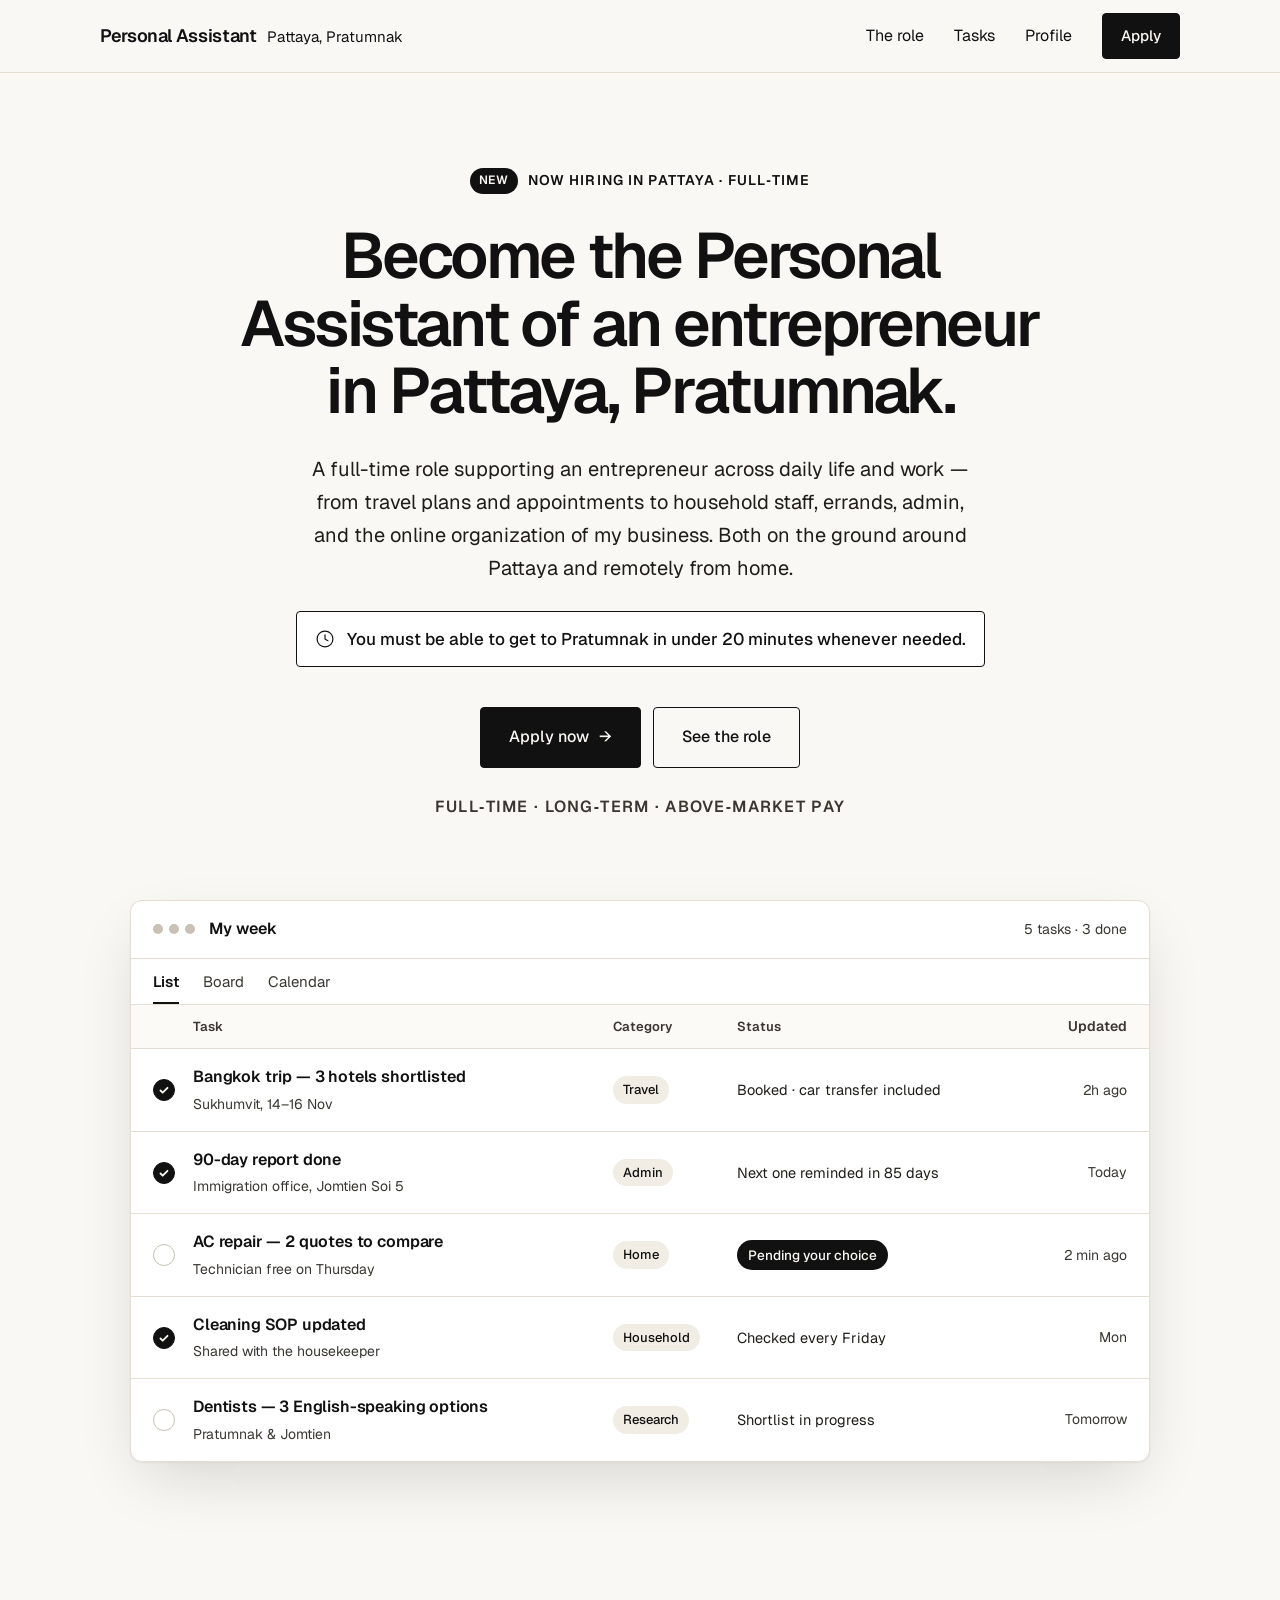
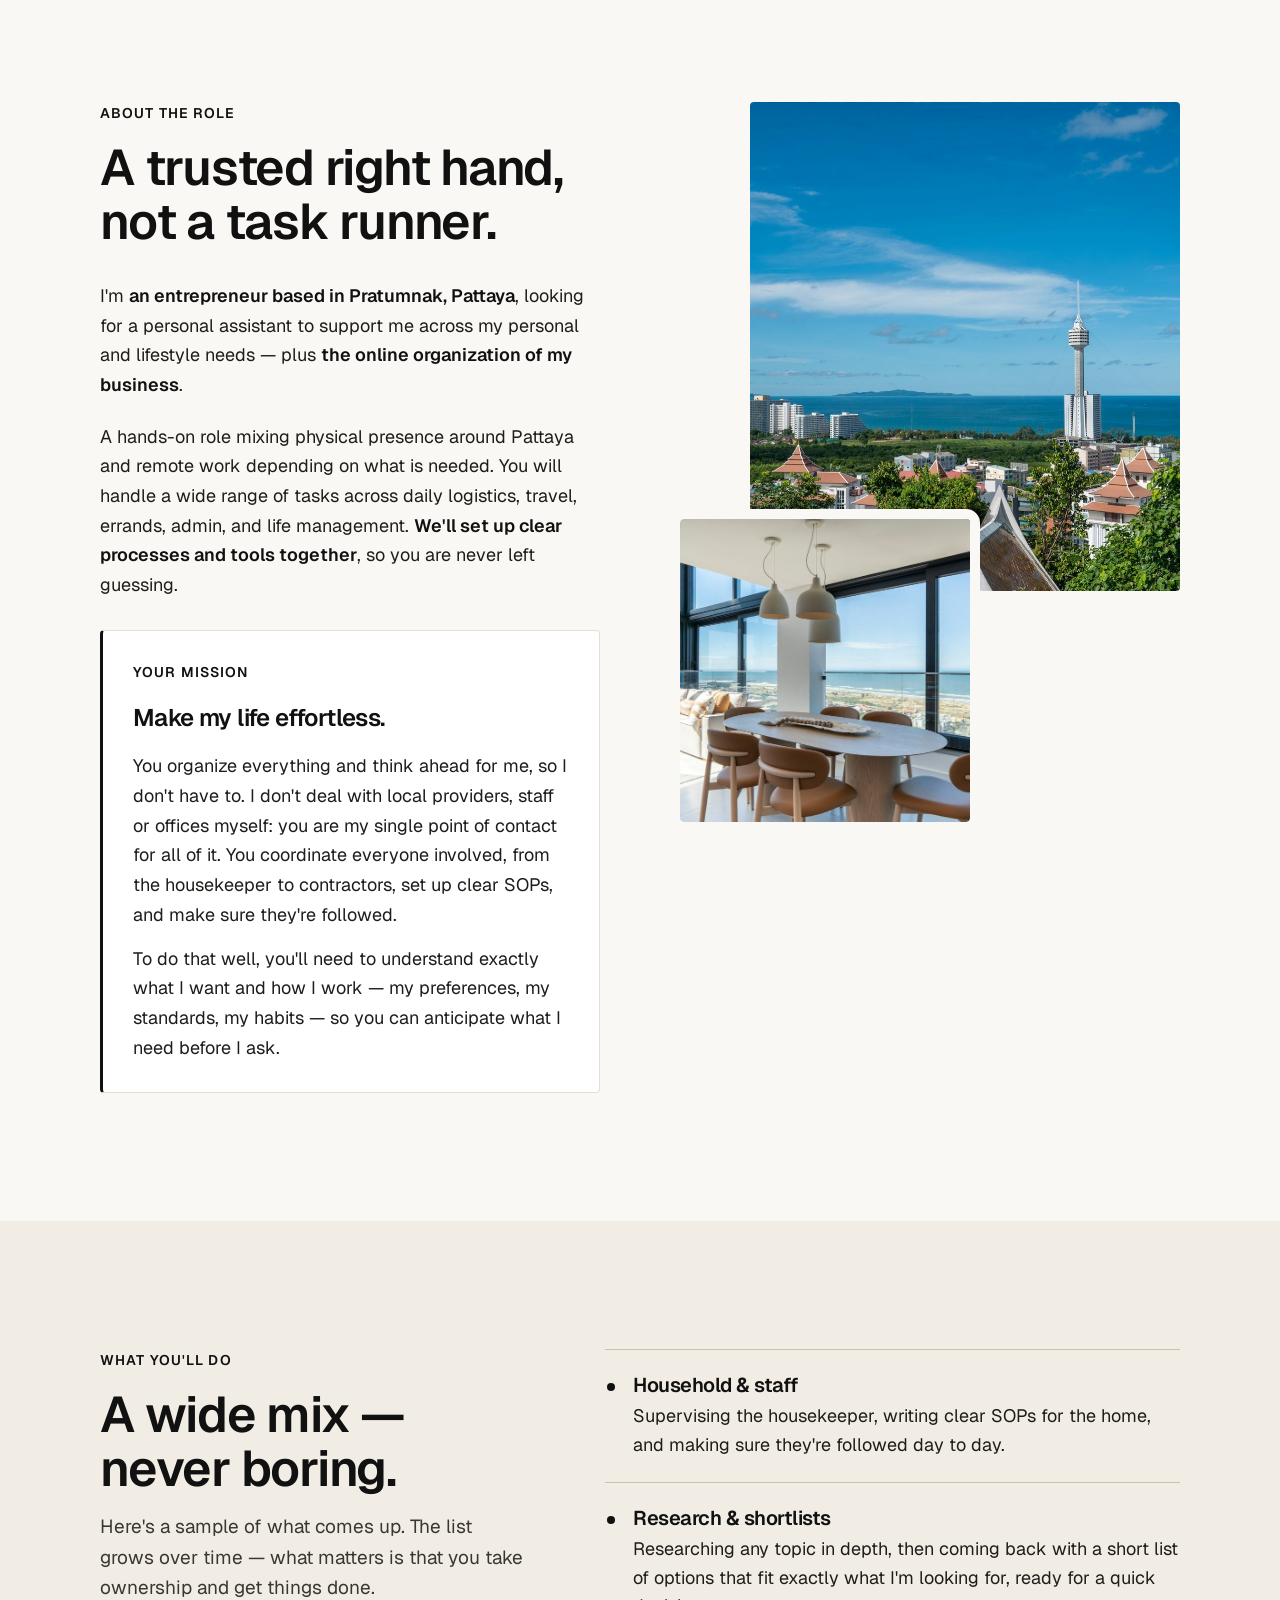
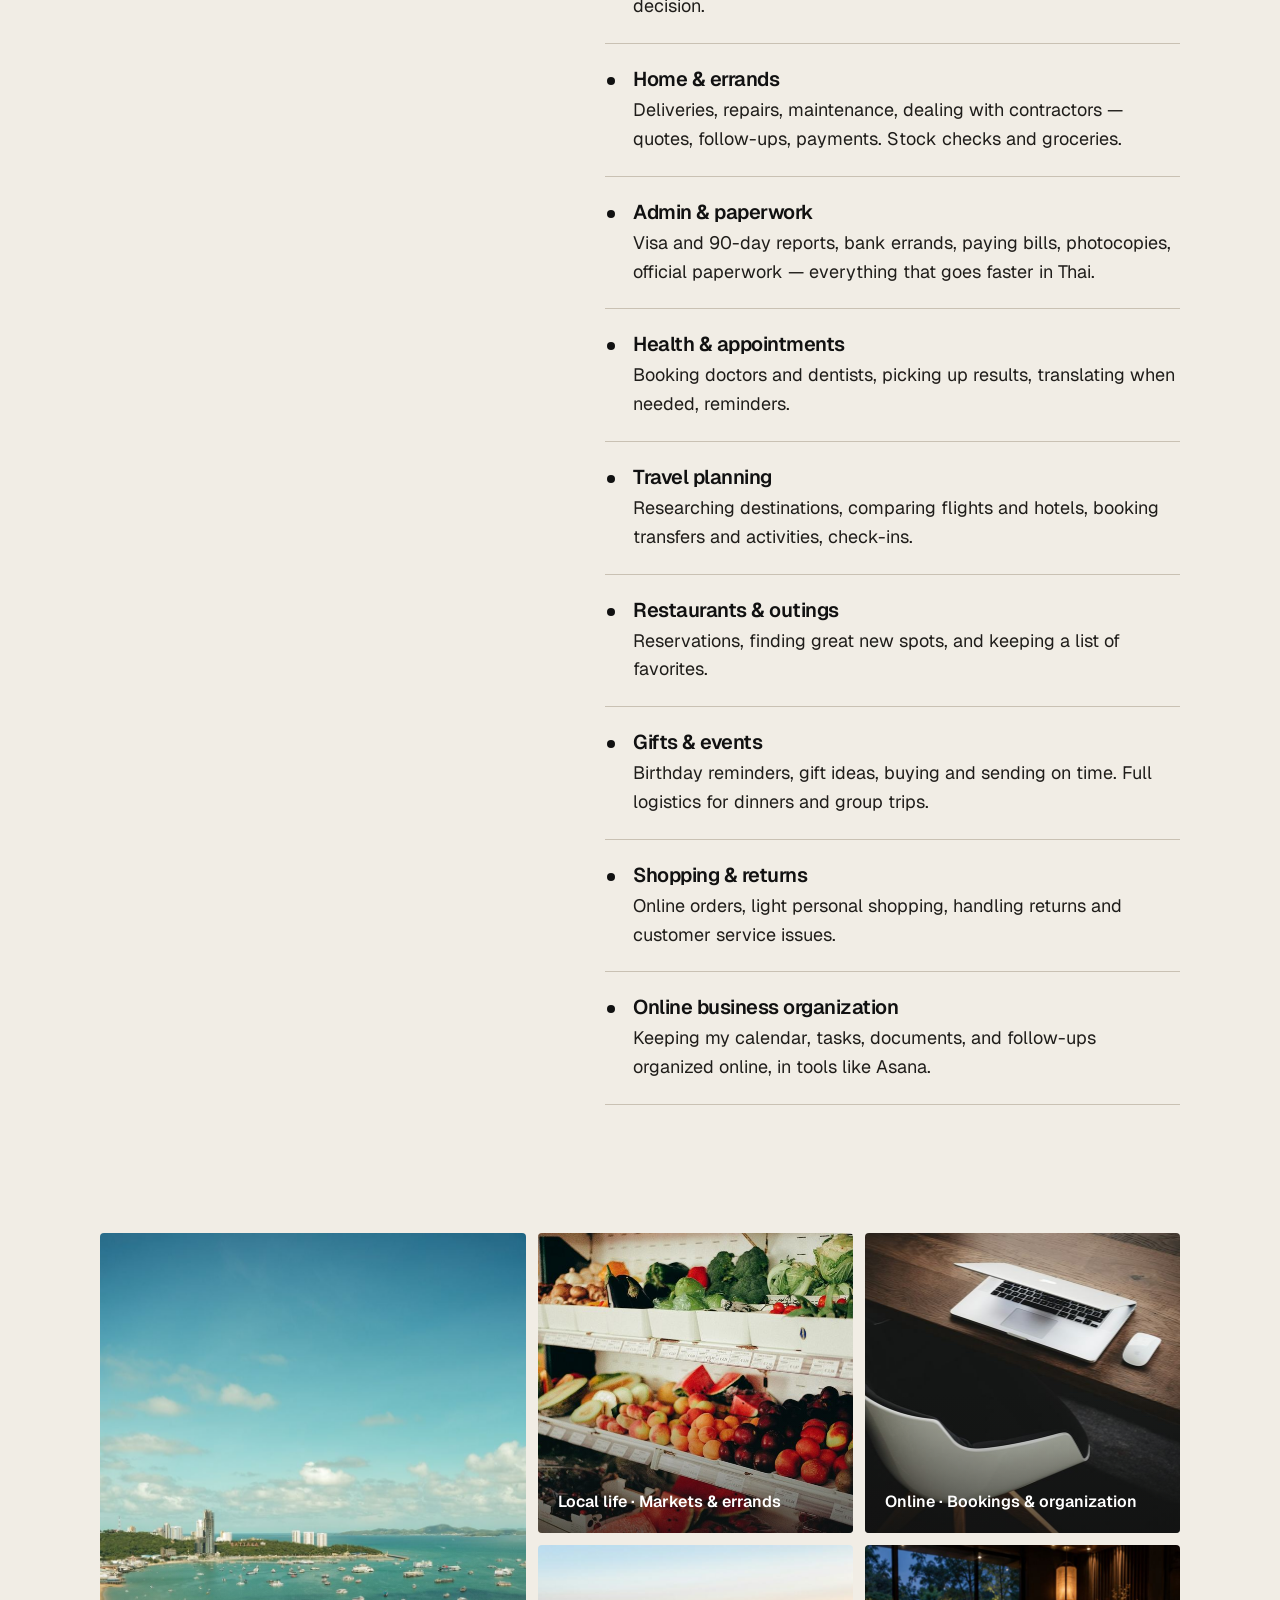
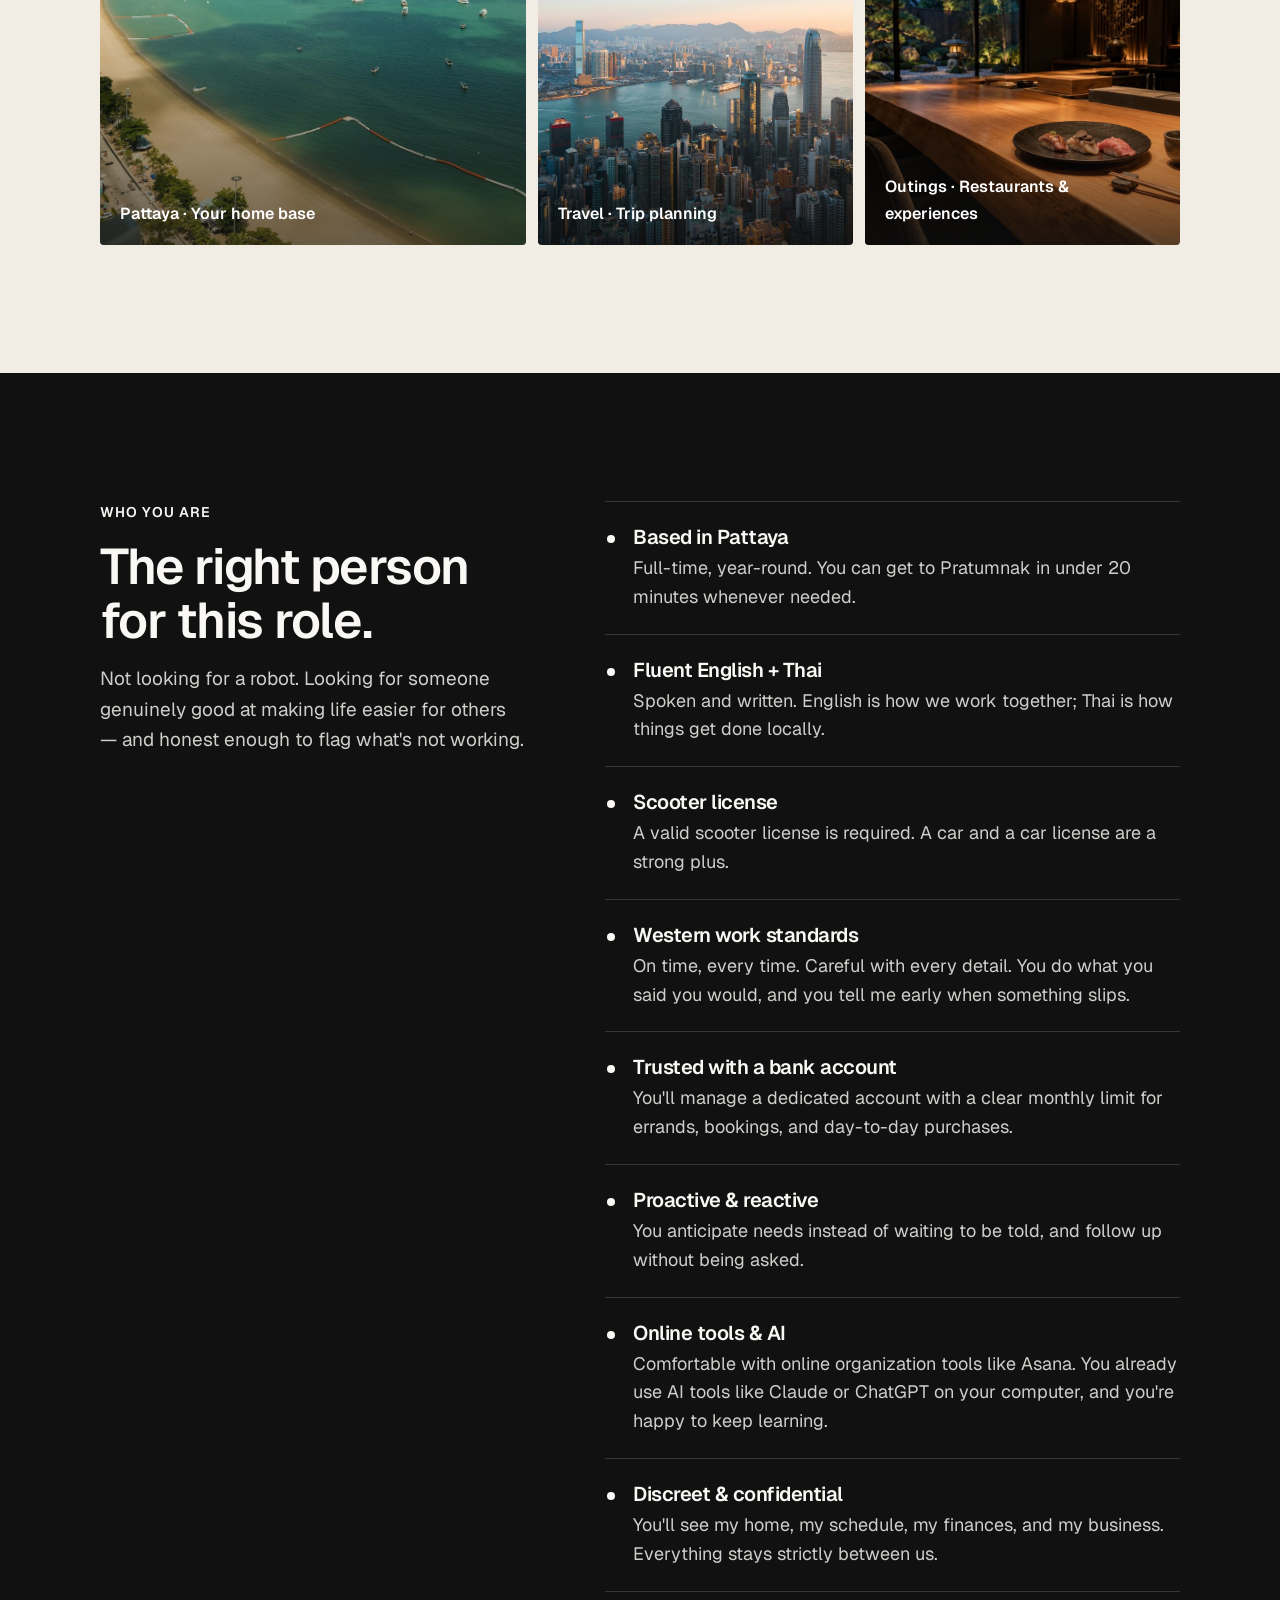
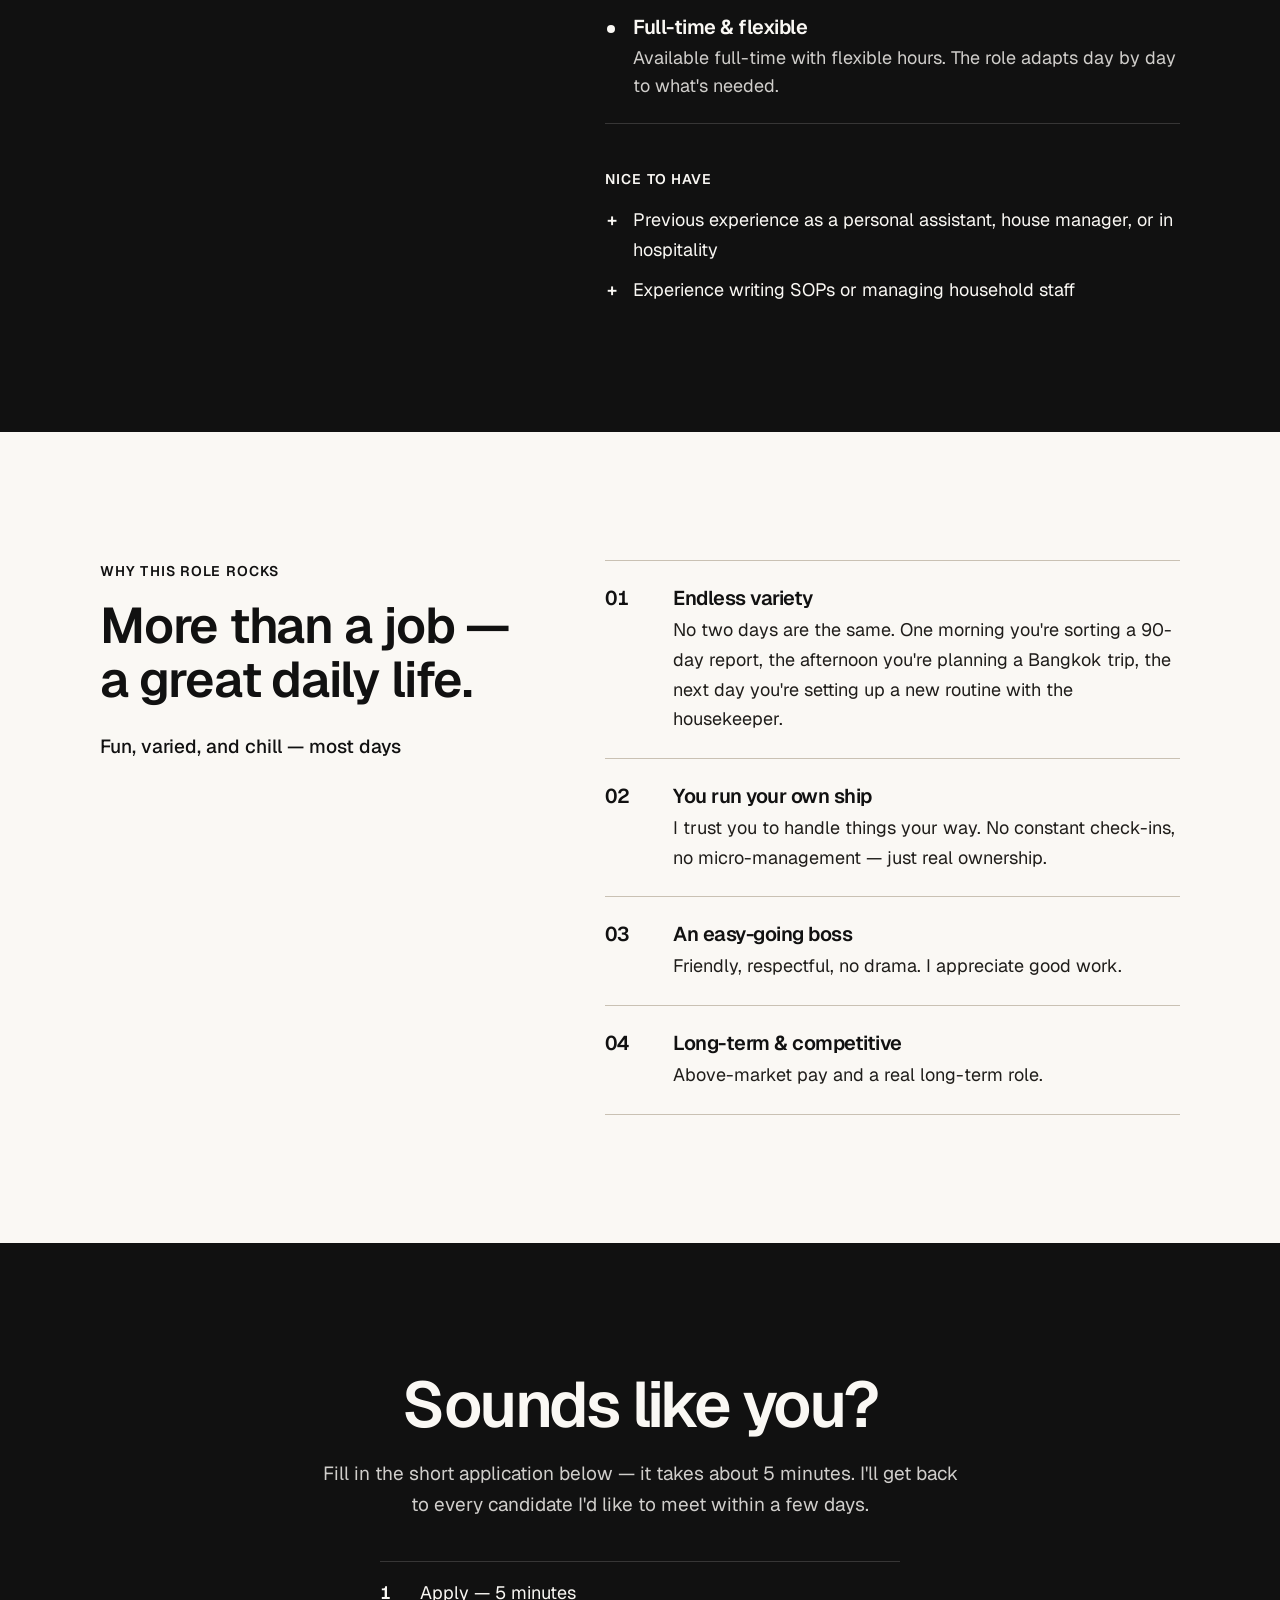
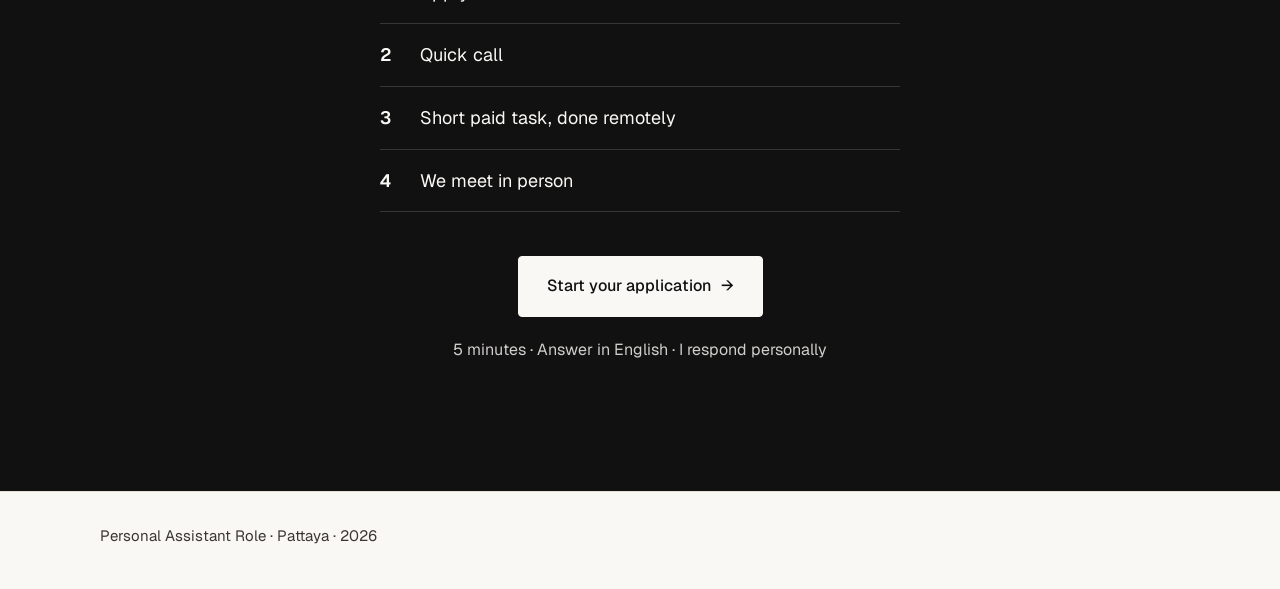
<file: index.html>
<!DOCTYPE html>
<html lang="en">
<head>
<meta charset="UTF-8" />
<meta name="viewport" content="width=device-width, initial-scale=1.0" />
<title>Personal Assistant — Pattaya, Pratumnak</title>
<meta name="description" content="Full-time personal assistant role in Pattaya, Pratumnak. Long-term, above-market pay. Apply in 5 minutes." />
<meta property="og:type" content="website" />
<meta property="og:title" content="Personal Assistant — Pattaya, Pratumnak" />
<meta property="og:description" content="Full-time personal assistant role in Pattaya, Pratumnak. Long-term, above-market pay. Apply in 5 minutes." />
<meta property="og:image" content="https://personalassistantephuket.vercel.app/assets/img/og.jpg" />
<meta property="og:image:width" content="1200" />
<meta property="og:image:height" content="630" />
<meta name="twitter:card" content="summary_large_image" />
<link rel="preconnect" href="https://fonts.googleapis.com">
<link rel="preconnect" href="https://fonts.gstatic.com" crossorigin>
<link href="https://fonts.googleapis.com/css2?family=Geist:wght@400;500;600&display=swap" rel="stylesheet">
<link rel="stylesheet" href="assets/site.css" />
<script src="assets/pixel.js"></script>
</head>
<body>

<nav class="top">
  <div class="container">
    <a class="brand" href="#">
      <span class="brand-name">Personal Assistant</span>
      <span class="brand-place">Pattaya, Pratumnak</span>
    </a>
    <div class="nav-right">
      <a href="#role" class="nav-link">The role</a>
      <a href="#tasks" class="nav-link">Tasks</a>
      <a href="#profile" class="nav-link">Profile</a>
      <a href="#apply" class="btn btn-primary">Apply</a>
    </div>
  </div>
</nav>
<div class="nav-spacer"></div>

<section class="hero">
  <div class="container">
    <div class="hero-inner">
      <div class="hero-eyebrow label"><span class="pill">New</span><span>Now hiring in Pattaya · Full&#8209;time</span></div>
      <h1>Become the Personal Assistant of an entrepreneur in Pattaya, Pratumnak.</h1>
      <p class="lead">A full-time role supporting an entrepreneur across daily life and work — from travel plans and appointments to household staff, errands, admin, and the online organization of my business. Both on the ground around Pattaya and remotely from home.</p>
      <p class="lead-key"><svg viewBox="0 0 24 24" fill="none" stroke="currentColor" stroke-width="1.4" aria-hidden="true"><circle cx="12" cy="12" r="9.5"/><path d="M12 7v5l3.5 2" stroke-linecap="round" stroke-linejoin="round"/></svg>You must be able to get to Pratumnak in under 20 minutes whenever needed.</p>
      <div class="cta-row">
        <a href="https://form.typeform.com/to/zRt4b5q8" class="btn btn-primary">Apply now <span class="arrow">→</span></a>
        <a href="#role" class="btn btn-ghost">See the role</a>
      </div>
      <div class="hero-meta label">Full&#8209;time · Long&#8209;term · Above&#8209;market pay</div>
    </div>

    <div class="app" aria-label="Example of a week of tasks">
      <div class="app-bar">
        <div class="app-dots" aria-hidden="true"><span></span><span></span><span></span></div>
        <div class="app-title">My week</div>
        <div class="app-count">5 tasks · 3 done</div>
      </div>
      <div class="app-tabs" aria-hidden="true"><span class="on">List</span><span>Board</span><span>Calendar</span></div>
      <div class="app-list">
        <div class="app-row app-head" aria-hidden="true"><span></span><span>Task</span><span>Category</span><span>Status</span><span class="app-when">Updated</span></div>
        <div class="app-row is-done">
          <span class="app-check done"><svg viewBox="0 0 12 12" fill="none" stroke="currentColor" stroke-width="1.8" aria-hidden="true"><path d="M2.5 6.5l2.2 2.2L9.5 3.8" stroke-linecap="round" stroke-linejoin="round"/></svg></span>
          <div class="app-task"><b>Bangkok trip — 3 hotels shortlisted</b><small>Sukhumvit, 14–16 Nov</small></div>
          <span class="tag">Travel</span>
          <span class="app-status">Booked · car transfer included</span>
          <span class="app-when">2h ago</span>
        </div>
        <div class="app-row is-done">
          <span class="app-check done"><svg viewBox="0 0 12 12" fill="none" stroke="currentColor" stroke-width="1.8" aria-hidden="true"><path d="M2.5 6.5l2.2 2.2L9.5 3.8" stroke-linecap="round" stroke-linejoin="round"/></svg></span>
          <div class="app-task"><b>90-day report done</b><small>Immigration office, Jomtien Soi 5</small></div>
          <span class="tag">Admin</span>
          <span class="app-status">Next one reminded in 85 days</span>
          <span class="app-when">Today</span>
        </div>
        <div class="app-row">
          <span class="app-check"></span>
          <div class="app-task"><b>AC repair — 2 quotes to compare</b><small>Technician free on Thursday</small></div>
          <span class="tag">Home</span>
          <span class="app-status wait">Pending your choice</span>
          <span class="app-when">2 min ago</span>
        </div>
        <div class="app-row is-done">
          <span class="app-check done"><svg viewBox="0 0 12 12" fill="none" stroke="currentColor" stroke-width="1.8" aria-hidden="true"><path d="M2.5 6.5l2.2 2.2L9.5 3.8" stroke-linecap="round" stroke-linejoin="round"/></svg></span>
          <div class="app-task"><b>Cleaning SOP updated</b><small>Shared with the housekeeper</small></div>
          <span class="tag">Household</span>
          <span class="app-status">Checked every Friday</span>
          <span class="app-when">Mon</span>
        </div>
        <div class="app-row">
          <span class="app-check"></span>
          <div class="app-task"><b>Dentists — 3 English-speaking options</b><small>Pratumnak &amp; Jomtien</small></div>
          <span class="tag">Research</span>
          <span class="app-status">Shortlist in progress</span>
          <span class="app-when">Tomorrow</span>
        </div>
      </div>
    </div>
  </div>
</section>

<section class="block" id="role">
  <div class="container">
    <div class="about-grid">
      <div>
        <div class="section-header">
          <div class="label">About the role</div>
          <h2 class="section-title">A trusted right hand, not a task runner.</h2>
        </div>
        <div class="about-text">
          <p>I'm <strong>an entrepreneur based in Pratumnak, Pattaya</strong>, looking for a personal assistant to support me across my personal and lifestyle needs — plus <strong>the online organization of my business</strong>.</p>
          <p>A hands-on role mixing physical presence around Pattaya and remote work depending on what is needed. You will handle a wide range of tasks across daily logistics, travel, errands, admin, and life management. <strong>We'll set up clear processes and tools together</strong>, so you are never left guessing.</p>
          <div class="mission">
            <div class="label">Your mission</div>
            <h3>Make my life effortless.</h3>
            <p>You organize everything and think ahead for me, so I don't have to. I don't deal with local providers, staff or offices myself: you are my single point of contact for all of it. You coordinate everyone involved, from the housekeeper to contractors, set up clear SOPs, and make sure they're followed.</p>
            <p>To do that well, you'll need to understand exactly what I want and how I work — my preferences, my standards, my habits — so you can anticipate what I need before I ask.</p>
          </div>
        </div>
      </div>
      <div class="about-image-wrap">
        <div class="about-img about-img-1" role="img" aria-label="Pattaya seen from Pratumnak hill on a clear day"></div>
        <div class="about-img about-img-2" role="img" aria-label="A bright dining room with a sea view"></div>
      </div>
    </div>
  </div>
</section>

<section class="block tasks-section" id="tasks">
  <div class="container split">
    <div class="section-header">
      <div class="label">What you'll do</div>
      <h2 class="section-title">A wide mix — never boring.</h2>
      <p class="section-intro">Here's a sample of what comes up. The list grows over time — what matters is that you take ownership and get things done.</p>
    </div>
    <ul class="bullets">
      <li><h3>Household & staff</h3><p>Supervising the housekeeper, writing clear SOPs for the home, and making sure they're followed day to day.</p></li>
      <li><h3>Research & shortlists</h3><p>Researching any topic in depth, then coming back with a short list of options that fit exactly what I'm looking for, ready for a quick decision.</p></li>
      <li><h3>Home & errands</h3><p>Deliveries, repairs, maintenance, dealing with contractors — quotes, follow-ups, payments. Stock checks and groceries.</p></li>
      <li><h3>Admin & paperwork</h3><p>Visa and 90-day reports, bank errands, paying bills, photocopies, official paperwork — everything that goes faster in Thai.</p></li>
      <li><h3>Health & appointments</h3><p>Booking doctors and dentists, picking up results, translating when needed, reminders.</p></li>
      <li><h3>Travel planning</h3><p>Researching destinations, comparing flights and hotels, booking transfers and activities, check-ins.</p></li>
      <li><h3>Restaurants & outings</h3><p>Reservations, finding great new spots, and keeping a list of favorites.</p></li>
      <li><h3>Gifts & events</h3><p>Birthday reminders, gift ideas, buying and sending on time. Full logistics for dinners and group trips.</p></li>
      <li><h3>Shopping & returns</h3><p>Online orders, light personal shopping, handling returns and customer service issues.</p></li>
      <li><h3>Online business organization</h3><p>Keeping my calendar, tasks, documents, and follow-ups organized online, in tools like Asana.</p></li>
    </ul>
  </div>
</section>

<section class="gallery-section" aria-label="Life around the role">
  <div class="gallery">
    <div class="gallery-item gallery-1" role="img" aria-label="Pattaya bay from above on a sunny day"><span class="gallery-caption">Pattaya · Your home base</span></div>
    <div class="gallery-item gallery-2" role="img" aria-label="A fresh fruit and vegetable aisle"><span class="gallery-caption">Local life · Markets & errands</span></div>
    <div class="gallery-item gallery-3" role="img" aria-label="A laptop on a dark wood desk"><span class="gallery-caption">Online · Bookings & organization</span></div>
    <div class="gallery-item gallery-4" role="img" aria-label="Hong Kong harbour at golden hour"><span class="gallery-caption">Travel · Trip planning</span></div>
    <div class="gallery-item gallery-5" role="img" aria-label="A Japanese fine-dining counter at night"><span class="gallery-caption">Outings · Restaurants & experiences</span></div>
  </div>
</section>

<section class="block profile" id="profile">
  <div class="container split">
    <div class="section-header">
      <div class="label">Who you are</div>
      <h2 class="section-title">The right person for this role.</h2>
      <p class="section-intro">Not looking for a robot. Looking for someone genuinely good at making life easier for others — and honest enough to flag what's not working.</p>
    </div>
    <div>
      <ul class="bullets">
        <li><h4>Based in Pattaya</h4><p>Full-time, year-round. You can get to Pratumnak in under 20 minutes whenever needed.</p></li>
        <li><h4>Fluent English + Thai</h4><p>Spoken and written. English is how we work together; Thai is how things get done locally.</p></li>
        <li><h4>Scooter license</h4><p>A valid scooter license is required. A car and a car license are a strong plus.</p></li>
        <li><h4>Western work standards</h4><p>On time, every time. Careful with every detail. You do what you said you would, and you tell me early when something slips.</p></li>
        <li><h4>Trusted with a bank account</h4><p>You'll manage a dedicated account with a clear monthly limit for errands, bookings, and day-to-day purchases.</p></li>
        <li><h4>Proactive & reactive</h4><p>You anticipate needs instead of waiting to be told, and follow up without being asked.</p></li>
        <li><h4>Online tools & AI</h4><p>Comfortable with online organization tools like Asana. You already use AI tools like Claude or ChatGPT on your computer, and you're happy to keep learning.</p></li>
        <li><h4>Discreet & confidential</h4><p>You'll see my home, my schedule, my finances, and my business. Everything stays strictly between us.</p></li>
        <li><h4>Full-time & flexible</h4><p>Available full-time with flexible hours. The role adapts day by day to what's needed.</p></li>
      </ul>
      <div class="nice-section">
        <div class="label">Nice to have</div>
        <ul class="nice-items">
          <li>Previous experience as a personal assistant, house manager, or in hospitality</li>
          <li>Experience writing SOPs or managing household staff</li>
        </ul>
      </div>
    </div>
  </div>
</section>

<section class="block">
  <div class="container split">
    <div class="section-header">
      <div class="label">Why this role rocks</div>
      <h2 class="section-title">More than a job — a great daily life.</h2>
      <p class="why-tagline">Fun, varied, and chill — most days</p>
    </div>
    <ol class="why-list">
      <li><span class="why-num">01</span><div><h4>Endless variety</h4><p>No two days are the same. One morning you're sorting a 90-day report, the afternoon you're planning a Bangkok trip, the next day you're setting up a new routine with the housekeeper.</p></div></li>
      <li><span class="why-num">02</span><div><h4>You run your own ship</h4><p>I trust you to handle things your way. No constant check-ins, no micro-management — just real ownership.</p></div></li>
      <li><span class="why-num">03</span><div><h4>An easy-going boss</h4><p>Friendly, respectful, no drama. I appreciate good work.</p></div></li>
      <li><span class="why-num">04</span><div><h4>Long-term & competitive</h4><p>Above-market pay and a real long-term role.</p></div></li>
    </ol>
  </div>
</section>

<section class="final-cta" id="apply">
  <div class="final-cta-inner">
    <h2>Sounds like you?</h2>
    <p>Fill in the short application below — it takes about 5 minutes. I'll get back to every candidate I'd like to meet within a few days.</p>
    <ol class="steps" aria-label="How it works">
      <li><span class="n">1</span>Apply — 5 minutes</li>
      <li><span class="n">2</span>Quick call</li>
      <li><span class="n">3</span>Short paid task, done remotely</li>
      <li><span class="n">4</span>We meet in person</li>
    </ol>
    <a href="https://form.typeform.com/to/zRt4b5q8" class="btn btn-light" id="apply-button">Start your application <span class="arrow">→</span></a>
    <div class="cta-note">5 minutes · Answer in English · I respond personally</div>
  </div>
</section>

<footer>
  <div class="container">
    <div>Personal Assistant Role · Pattaya · 2026</div>
  </div>
</footer>

</body>
</html>
</file>
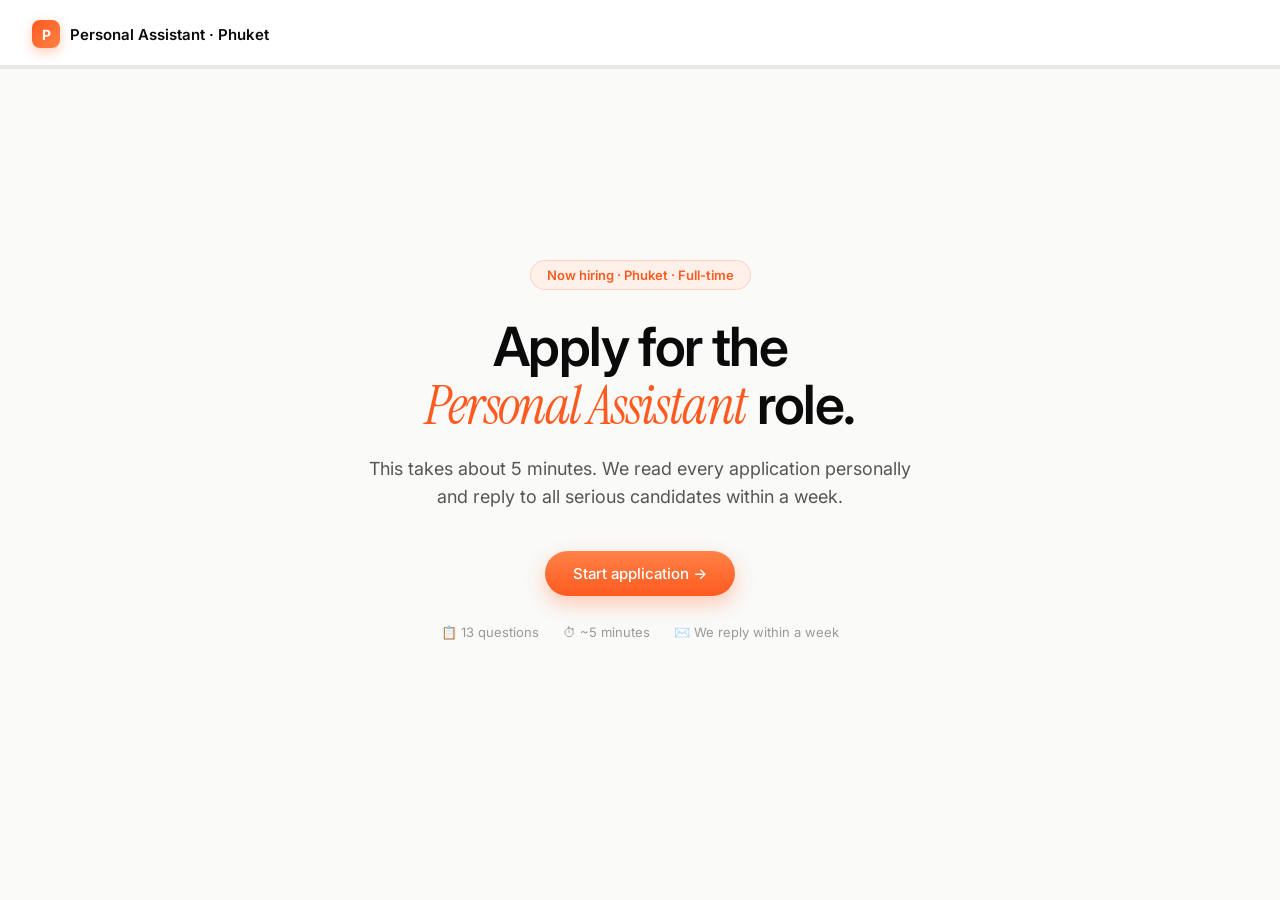
<file: application.html>
<!DOCTYPE html>
<html lang="en">
<head>
<meta charset="UTF-8" />
<meta name="viewport" content="width=device-width, initial-scale=1.0" />
<title>Apply — Personal Assistant · Phuket</title>
<!-- Meta Pixel Code -->
<script>
!function(f,b,e,v,n,t,s)
{if(f.fbq)return;n=f.fbq=function(){n.callMethod?
n.callMethod.apply(n,arguments):n.queue.push(arguments)};
if(!f._fbq)f._fbq=n;n.push=n;n.loaded=!0;n.version='2.0';
n.queue=[];t=b.createElement(e);t.async=!0;
t.src=v;s=b.getElementsByTagName(e)[0];
s.parentNode.insertBefore(t,s)}(window, document,'script',
'https://connect.facebook.net/en_US/fbevents.js');
fbq('init', '1347473683378093');
fbq('track', 'PageView');
</script>
<noscript><img height="1" width="1" style="display:none"
src="https://www.facebook.com/tr?id=1347473683378093&ev=PageView&noscript=1"
/></noscript>
<!-- End Meta Pixel Code -->
<link rel="preconnect" href="https://fonts.googleapis.com">
<link rel="preconnect" href="https://fonts.gstatic.com" crossorigin>
<link href="https://fonts.googleapis.com/css2?family=Inter:wght@400;500;600;700&family=Instrument+Serif:ital@0;1&display=swap" rel="stylesheet">
<style>
  :root {
    --orange: #ff5a1f;
    --orange-2: #ff8246;
    --ink: #0a0a0a;
    --ink-soft: #555;
    --muted: #999;
    --line: #e8e8e8;
    --bg: #fafaf8;
    --card: #fff;
    --shadow: 0 4px 24px rgba(0,0,0,0.08);
  }

  * { box-sizing: border-box; margin: 0; padding: 0; }
  html { scroll-behavior: smooth; }

  body {
    font-family: 'Inter', -apple-system, sans-serif;
    background: var(--bg);
    color: var(--ink);
    min-height: 100vh;
    display: flex;
    flex-direction: column;
    -webkit-font-smoothing: antialiased;
  }

  /* TOP BAR */
  .top-bar {
    display: flex;
    justify-content: space-between;
    align-items: center;
    padding: 20px 32px;
    border-bottom: 1px solid var(--line);
    background: white;
    position: fixed;
    top: 0;
    left: 0;
    right: 0;
    z-index: 10;
  }
  .brand {
    font-weight: 600;
    font-size: 15px;
    display: flex;
    align-items: center;
    gap: 10px;
    text-decoration: none;
    color: var(--ink);
  }
  .brand-dot {
    width: 28px;
    height: 28px;
    border-radius: 8px;
    background: linear-gradient(135deg, var(--orange), var(--orange-2));
    display: flex;
    align-items: center;
    justify-content: center;
    color: white;
    font-weight: 700;
    font-size: 14px;
    box-shadow: 0 4px 12px rgba(255,90,31,0.3);
  }
  .step-counter {
    font-size: 13px;
    color: var(--muted);
    font-weight: 500;
  }

  /* PROGRESS BAR */
  .progress-wrap {
    position: fixed;
    top: 65px;
    left: 0;
    right: 0;
    height: 3px;
    background: var(--line);
    z-index: 10;
  }
  .progress-fill {
    height: 100%;
    background: linear-gradient(90deg, var(--orange), var(--orange-2));
    transition: width 0.4s cubic-bezier(.2,.8,.2,1);
    border-radius: 0 2px 2px 0;
  }

  /* MAIN */
  main {
    flex: 1;
    display: flex;
    align-items: center;
    justify-content: center;
    padding: 100px 24px 100px;
    min-height: 100vh;
  }

  /* STEP CONTAINER */
  .step {
    display: none;
    max-width: 640px;
    width: 100%;
    animation: stepIn 0.35s cubic-bezier(.2,.8,.2,1) forwards;
  }
  .step.active { display: block; }
  .step.exiting {
    animation: stepOut 0.25s ease forwards;
    pointer-events: none;
  }

  @keyframes stepIn {
    from { opacity: 0; transform: translateY(20px); }
    to   { opacity: 1; transform: translateY(0); }
  }
  @keyframes stepOut {
    from { opacity: 1; transform: translateY(0); }
    to   { opacity: 0; transform: translateY(-16px); }
  }

  .step-label {
    font-size: 13px;
    color: var(--orange);
    font-weight: 600;
    letter-spacing: 0.06em;
    text-transform: uppercase;
    margin-bottom: 14px;
  }
  .step h2 {
    font-family: 'Inter', sans-serif;
    font-size: clamp(28px, 4vw, 42px);
    font-weight: 600;
    line-height: 1.1;
    letter-spacing: -0.025em;
    margin-bottom: 10px;
  }
  .step h2 em {
    font-family: 'Instrument Serif', serif;
    font-style: italic;
    font-weight: 400;
    color: var(--orange);
  }
  .step .hint {
    font-size: 16px;
    color: var(--ink-soft);
    margin-bottom: 36px;
    line-height: 1.5;
  }

  /* INPUTS */
  .input-field {
    width: 100%;
    border: none;
    border-bottom: 2px solid var(--line);
    background: transparent;
    font-size: 22px;
    font-family: 'Inter', sans-serif;
    color: var(--ink);
    padding: 12px 0;
    outline: none;
    transition: border-color 0.2s;
    margin-bottom: 8px;
    -webkit-appearance: none;
  }
  .input-field::placeholder { color: #ccc; }
  .input-field:focus { border-color: var(--orange); }
  .input-field.sm { font-size: 18px; }

  .field-row {
    display: grid;
    grid-template-columns: 1fr 1fr;
    gap: 24px;
    margin-bottom: 8px;
  }
  .field-row .input-field { margin-bottom: 0; }

  textarea.input-field {
    border: 2px solid var(--line);
    border-radius: 12px;
    padding: 16px;
    min-height: 160px;
    resize: vertical;
    font-size: 17px;
    line-height: 1.55;
    margin-bottom: 0;
  }
  textarea.input-field:focus { border-color: var(--orange); }

  .field-hint {
    font-size: 13px;
    color: var(--muted);
    margin-top: 8px;
  }

  /* OPTION CARDS */
  .options {
    display: grid;
    gap: 10px;
    margin-bottom: 8px;
  }
  .options.cols-2 { grid-template-columns: 1fr 1fr; }
  .options.cols-3 { grid-template-columns: repeat(3, 1fr); }

  .option {
    display: flex;
    align-items: center;
    gap: 14px;
    padding: 16px 20px;
    border: 2px solid var(--line);
    border-radius: 12px;
    cursor: pointer;
    transition: all 0.18s ease;
    user-select: none;
    background: white;
  }
  .option:hover {
    border-color: rgba(255,90,31,0.4);
    background: #fff8f5;
  }
  .option.selected {
    border-color: var(--orange);
    background: linear-gradient(135deg, #fff5f0, #fff8f5);
    box-shadow: 0 0 0 1px var(--orange);
  }
  .option-letter {
    width: 30px;
    height: 30px;
    border-radius: 8px;
    background: var(--bg);
    border: 1px solid var(--line);
    display: flex;
    align-items: center;
    justify-content: center;
    font-size: 13px;
    font-weight: 600;
    color: var(--muted);
    flex-shrink: 0;
    transition: all 0.18s;
  }
  .option.selected .option-letter {
    background: var(--orange);
    border-color: var(--orange);
    color: white;
  }
  .option-text {
    font-size: 17px;
    font-weight: 500;
    line-height: 1.3;
  }

  /* DISQUALIFICATION */
  .disq-box {
    background: #fff8f0;
    border: 2px solid rgba(255,90,31,0.25);
    border-radius: 16px;
    padding: 32px;
    text-align: center;
    display: none;
  }
  .disq-box.show { display: block; }
  .disq-icon { font-size: 40px; margin-bottom: 16px; }
  .disq-box h3 { font-size: 22px; font-weight: 600; margin-bottom: 10px; }
  .disq-box p { color: var(--ink-soft); line-height: 1.6; font-size: 16px; }

  /* KEYBOARD HINT */
  .keyboard-hint {
    font-size: 13px;
    color: var(--muted);
    margin-top: 20px;
  }
  .keyboard-hint kbd {
    display: inline-block;
    padding: 2px 7px;
    border: 1px solid #ddd;
    border-radius: 5px;
    font-size: 12px;
    font-family: inherit;
    background: #f8f8f8;
    color: var(--ink-soft);
  }

  /* NAV BUTTONS */
  .nav-row {
    position: fixed;
    bottom: 0;
    left: 0;
    right: 0;
    padding: 20px 32px;
    background: rgba(250,250,248,0.9);
    backdrop-filter: blur(10px);
    border-top: 1px solid var(--line);
    display: flex;
    justify-content: space-between;
    align-items: center;
    z-index: 10;
  }
  .btn {
    display: inline-flex;
    align-items: center;
    gap: 8px;
    padding: 13px 22px;
    border-radius: 100px;
    font-size: 15px;
    font-weight: 500;
    cursor: pointer;
    transition: all 0.2s ease;
    font-family: 'Inter', sans-serif;
    border: none;
  }
  .btn-back {
    background: transparent;
    color: var(--ink-soft);
    border: 1px solid var(--line);
  }
  .btn-back:hover { background: #f0f0f0; }
  .btn-next {
    background: linear-gradient(180deg, var(--orange-2), var(--orange));
    color: white;
    box-shadow: 0 8px 20px rgba(255,90,31,0.3);
    padding: 13px 28px;
  }
  .btn-next:hover {
    transform: translateY(-1px);
    box-shadow: 0 12px 28px rgba(255,90,31,0.4);
  }
  .btn-next:disabled {
    opacity: 0.4;
    cursor: not-allowed;
    transform: none;
    box-shadow: none;
  }

  /* WELCOME SCREEN */
  .welcome-content {
    text-align: center;
    max-width: 560px;
    margin: 0 auto;
  }
  .welcome-badge {
    display: inline-block;
    background: #fff1ea;
    color: var(--orange);
    border: 1px solid rgba(255,90,31,0.2);
    padding: 6px 16px;
    border-radius: 100px;
    font-size: 13px;
    font-weight: 600;
    margin-bottom: 28px;
  }
  .welcome-content h1 {
    font-size: clamp(36px, 5vw, 54px);
    font-weight: 600;
    letter-spacing: -0.03em;
    line-height: 1.07;
    margin-bottom: 20px;
  }
  .welcome-content h1 em {
    font-family: 'Instrument Serif', serif;
    font-style: italic;
    font-weight: 400;
    color: var(--orange);
  }
  .welcome-content p {
    font-size: 18px;
    color: var(--ink-soft);
    margin-bottom: 40px;
    line-height: 1.55;
  }
  .welcome-meta {
    display: flex;
    justify-content: center;
    gap: 24px;
    font-size: 13px;
    color: var(--muted);
    margin-top: 28px;
    flex-wrap: wrap;
  }
  .welcome-meta span {
    display: flex;
    align-items: center;
    gap: 6px;
  }

  /* CONFIRMATION */
  .confirm-content {
    text-align: center;
    max-width: 560px;
    margin: 0 auto;
  }
  .confirm-icon {
    width: 80px;
    height: 80px;
    border-radius: 50%;
    background: linear-gradient(135deg, var(--orange), var(--orange-2));
    display: flex;
    align-items: center;
    justify-content: center;
    margin: 0 auto 28px;
    box-shadow: 0 12px 32px rgba(255,90,31,0.3);
    font-size: 36px;
  }
  .confirm-content h2 {
    font-size: clamp(32px, 4vw, 48px);
    font-weight: 600;
    letter-spacing: -0.025em;
    margin-bottom: 16px;
  }
  .confirm-content p {
    font-size: 18px;
    color: var(--ink-soft);
    line-height: 1.6;
    max-width: 440px;
    margin: 0 auto 32px;
  }
  .confirm-back {
    display: inline-block;
    text-decoration: none;
    color: var(--ink-soft);
    font-size: 14px;
    font-weight: 500;
    padding: 10px 20px;
    border: 1px solid var(--line);
    border-radius: 100px;
    transition: all 0.2s;
  }
  .confirm-back:hover { background: #f0f0f0; }

  .error-msg {
    font-size: 13px;
    color: #e53e3e;
    margin-top: 8px;
    display: none;
  }
  .error-msg.show { display: block; }

  @media (max-width: 600px) {
    .top-bar { padding: 16px 20px; }
    .nav-row { padding: 16px 20px; }
    .options.cols-2, .options.cols-3 { grid-template-columns: 1fr; }
    .field-row { grid-template-columns: 1fr; }
  }
</style>
</head>
<body>

<!-- TOP BAR -->
<header class="top-bar">
  <a href="index.html" class="brand">
    <div class="brand-dot">P</div>
    Personal Assistant · Phuket
  </a>
  <div class="step-counter" id="stepCounter"></div>
</header>

<!-- PROGRESS BAR -->
<div class="progress-wrap">
  <div class="progress-fill" id="progressFill" style="width:0%"></div>
</div>

<!-- MAIN CONTENT -->
<main>

  <!-- WELCOME -->
  <div class="step active" id="step-0">
    <div class="welcome-content">
      <div class="welcome-badge">Now hiring · Phuket · Full-time</div>
      <h1>Apply for the<br><em>Personal Assistant</em> role.</h1>
      <p>This takes about 5 minutes. We read every application personally and reply to all serious candidates within a week.</p>
      <button class="btn btn-next" onclick="goToStep(1)" style="margin:0 auto;display:flex;">
        Start application →
      </button>
      <div class="welcome-meta">
        <span>📋 13 questions</span>
        <span>⏱ ~5 minutes</span>
        <span>✉️ We reply within a week</span>
      </div>
    </div>
  </div>

  <!-- Q1: FULL NAME -->
  <div class="step" id="step-1">
    <div class="step-label">Question 1 of 13</div>
    <h2>What's your <em>full name?</em></h2>
    <p class="hint">First and last name.</p>
    <input class="input-field" type="text" id="q1" placeholder="e.g. Nattaya Srisuk" autocomplete="name" />
    <div class="error-msg" id="err-1">Please enter your full name.</div>
    <p class="keyboard-hint">Press <kbd>Enter ↵</kbd> to continue</p>
  </div>

  <!-- Q2: EMAIL -->
  <div class="step" id="step-2">
    <div class="step-label">Question 2 of 13</div>
    <h2>Your <em>email address.</em></h2>
    <p class="hint">We'll use this to get back to you.</p>
    <input class="input-field" type="email" id="q2" placeholder="your@email.com" autocomplete="email" />
    <div class="error-msg" id="err-2">Please enter a valid email address.</div>
    <p class="keyboard-hint">Press <kbd>Enter ↵</kbd> to continue</p>
  </div>

  <!-- Q3: PHONE -->
  <div class="step" id="step-3">
    <div class="step-label">Question 3 of 13</div>
    <h2>Your <em>phone number.</em></h2>
    <p class="hint">WhatsApp preferred — this is how we'll reach you for a first call.</p>
    <input class="input-field" type="tel" id="q3" placeholder="+66 81 234 5678" autocomplete="tel" />
    <div class="error-msg" id="err-3">Please enter your phone number.</div>
    <p class="keyboard-hint">Press <kbd>Enter ↵</kbd> to continue</p>
  </div>

  <!-- Q4: PHUKET? -->
  <div class="step" id="step-4">
    <div class="step-label">Question 4 of 13</div>
    <h2>Are you currently <em>based in Phuket?</em></h2>
    <p class="hint">This role requires full-time, year-round presence on the island.</p>
    <div class="options cols-2" id="opts-4">
      <div class="option" data-q="4" data-val="yes">
        <div class="option-letter">A</div>
        <div class="option-text">Yes, I live in Phuket</div>
      </div>
      <div class="option" data-q="4" data-val="no">
        <div class="option-letter">B</div>
        <div class="option-text">No, not currently</div>
      </div>
    </div>
    <div class="disq-box" id="disq-4">
      <div class="disq-icon">🏝️</div>
      <h3>Thank you for your interest.</h3>
      <p>Unfortunately, this role requires you to be based in Phuket full-time. If your situation changes, feel free to apply again.</p>
    </div>
    <div class="error-msg" id="err-4">Please select an option.</div>
  </div>

  <!-- Q5: ENGLISH LEVEL -->
  <div class="step" id="step-5">
    <div class="step-label">Question 5 of 13</div>
    <h2>How would you rate your <em>English?</em></h2>
    <p class="hint">Be honest — you'll communicate with us daily in English.</p>
    <div class="options" id="opts-5">
      <div class="option" data-q="5" data-val="conversational">
        <div class="option-letter">A</div>
        <div class="option-text">Conversational — I can get things done but sometimes struggle</div>
      </div>
      <div class="option" data-q="5" data-val="fluent">
        <div class="option-letter">B</div>
        <div class="option-text">Fluent — I'm comfortable in most situations</div>
      </div>
      <div class="option" data-q="5" data-val="native">
        <div class="option-letter">C</div>
        <div class="option-text">Native or near-native — I think in English</div>
      </div>
    </div>
    <div class="error-msg" id="err-5">Please select your level.</div>
  </div>

  <!-- Q6: THAI LEVEL -->
  <div class="step" id="step-6">
    <div class="step-label">Question 6 of 13</div>
    <h2>And your <em>Thai?</em></h2>
    <p class="hint">You'll regularly communicate with local providers, services, and vendors in Thai.</p>
    <div class="options" id="opts-6">
      <div class="option" data-q="6" data-val="conversational">
        <div class="option-letter">A</div>
        <div class="option-text">Conversational — basics covered</div>
      </div>
      <div class="option" data-q="6" data-val="fluent">
        <div class="option-letter">B</div>
        <div class="option-text">Fluent — comfortable in most situations</div>
      </div>
      <div class="option" data-q="6" data-val="native">
        <div class="option-letter">C</div>
        <div class="option-text">Native — Thai is my first language</div>
      </div>
    </div>
    <div class="error-msg" id="err-6">Please select your level.</div>
  </div>

  <!-- Q7: DRIVING LICENSE -->
  <div class="step" id="step-7">
    <div class="step-label">Question 7 of 13</div>
    <h2>Do you have a <em>valid driving license?</em></h2>
    <p class="hint">You'll need to get around Phuket independently for errands and tasks.</p>
    <div class="options cols-2" id="opts-7">
      <div class="option" data-q="7" data-val="scooter">
        <div class="option-letter">A</div>
        <div class="option-text">Scooter license</div>
      </div>
      <div class="option" data-q="7" data-val="car">
        <div class="option-letter">B</div>
        <div class="option-text">Car license</div>
      </div>
      <div class="option" data-q="7" data-val="both">
        <div class="option-letter">C</div>
        <div class="option-text">Both</div>
      </div>
      <div class="option" data-q="7" data-val="none">
        <div class="option-letter">D</div>
        <div class="option-text">Neither</div>
      </div>
    </div>
    <div class="error-msg" id="err-7">Please select an option.</div>
  </div>

  <!-- Q8: VEHICLE -->
  <div class="step" id="step-8">
    <div class="step-label">Question 8 of 13</div>
    <h2>Do you have a <em>personal vehicle</em> available?</h2>
    <div class="options" id="opts-8">
      <div class="option" data-q="8" data-val="scooter">
        <div class="option-letter">A</div>
        <div class="option-text">Yes — a scooter</div>
      </div>
      <div class="option" data-q="8" data-val="car">
        <div class="option-letter">B</div>
        <div class="option-text">Yes — a car</div>
      </div>
      <div class="option" data-q="8" data-val="both">
        <div class="option-letter">C</div>
        <div class="option-text">Yes — both</div>
      </div>
      <div class="option" data-q="8" data-val="no">
        <div class="option-letter">D</div>
        <div class="option-text">No, but I can arrange transport</div>
      </div>
    </div>
    <div class="error-msg" id="err-8">Please select an option.</div>
  </div>

  <!-- Q9: EXPERIENCE -->
  <div class="step" id="step-9">
    <div class="step-label">Question 9 of 13</div>
    <h2>Have you worked in a <em>personal assistant, coordination, or hospitality</em> role before?</h2>
    <div class="options cols-3" id="opts-9">
      <div class="option" data-q="9" data-val="yes">
        <div class="option-letter">A</div>
        <div class="option-text">Yes, directly</div>
      </div>
      <div class="option" data-q="9" data-val="similar">
        <div class="option-letter">B</div>
        <div class="option-text">Something similar</div>
      </div>
      <div class="option" data-q="9" data-val="no">
        <div class="option-letter">C</div>
        <div class="option-text">Not really</div>
      </div>
    </div>
    <div class="error-msg" id="err-9">Please select an option.</div>
  </div>

  <!-- Q10: BACKGROUND -->
  <div class="step" id="step-10">
    <div class="step-label">Question 10 of 13</div>
    <h2>Tell us about your <em>relevant experience.</em></h2>
    <p class="hint">Where did you work? What did you do? If you don't have direct experience, share what you've done instead — that's fine too.</p>
    <textarea class="input-field" id="q10" placeholder="e.g. I worked for 2 years as a personal assistant to a family in Phuket. I managed appointments, travel, and household admin. Before that I worked in hotel guest relations at..."></textarea>
    <div class="error-msg" id="err-10">Please write at least a few sentences.</div>
  </div>

  <!-- Q11: WHY THIS ROLE -->
  <div class="step" id="step-11">
    <div class="step-label">Question 11 of 13</div>
    <h2>Why does <em>this role</em> appeal to you?</h2>
    <p class="hint">Tell us a bit about who you are and why you're applying. This is the most important question — take your time.</p>
    <textarea class="input-field" id="q11" placeholder="e.g. I'm someone who thrives on making other people's lives run smoothly. I love the variety this role offers..."></textarea>
    <div class="error-msg" id="err-11">Please write at least a few sentences — this one matters.</div>
  </div>

  <!-- Q12: START DATE + SALARY -->
  <div class="step" id="step-12">
    <div class="step-label">Question 12 of 13</div>
    <h2>A few practical details.</h2>
    <p class="hint">Almost done — two quick ones.</p>
    <label style="display:block;font-size:14px;font-weight:600;color:var(--muted);margin-bottom:8px;letter-spacing:0.05em;text-transform:uppercase;">When can you start?</label>
    <input class="input-field sm" type="text" id="q12a" placeholder="e.g. Immediately, or June 15" style="margin-bottom:36px;" />
    <label style="display:block;font-size:14px;font-weight:600;color:var(--muted);margin-bottom:8px;letter-spacing:0.05em;text-transform:uppercase;">Expected monthly salary (THB)</label>
    <input class="input-field sm" type="number" id="q12b" placeholder="e.g. 35000" min="0" />
    <div class="error-msg" id="err-12">Please fill in both fields.</div>
  </div>

  <!-- Q13: CV + ANYTHING ELSE -->
  <div class="step" id="step-13">
    <div class="step-label">Question 13 of 13</div>
    <h2>Last step — <em>almost there.</em></h2>
    <p class="hint">Share a CV link if you have one, and anything else you'd like us to know.</p>
    <label style="display:block;font-size:14px;font-weight:600;color:var(--muted);margin-bottom:8px;letter-spacing:0.05em;text-transform:uppercase;">CV or LinkedIn link <span style="font-weight:400;text-transform:none;letter-spacing:0;">(optional)</span></label>
    <input class="input-field sm" type="url" id="q13a" placeholder="https://linkedin.com/in/..." style="margin-bottom:36px;" />
    <label style="display:block;font-size:14px;font-weight:600;color:var(--muted);margin-bottom:8px;letter-spacing:0.05em;text-transform:uppercase;">Anything else to add? <span style="font-weight:400;text-transform:none;letter-spacing:0;">(optional)</span></label>
    <textarea class="input-field" id="q13b" placeholder="Any other context that might be useful for us to know..." style="min-height:120px;"></textarea>
    <div class="error-msg" id="err-13"></div>
  </div>

  <!-- CONFIRMATION -->
  <div class="step" id="step-confirm">
    <div class="confirm-content">
      <div class="confirm-icon">✓</div>
      <h2>Application received.</h2>
      <p>Thank you for applying! We read every application personally and will get back to you within a week if we'd like to move forward.</p>
      <a href="index.html" class="confirm-back">← Back to job page</a>
    </div>
  </div>

</main>

<!-- NAVIGATION BUTTONS -->
<nav class="nav-row" id="navRow">
  <button class="btn btn-back" id="btnBack" onclick="prevStep()" style="visibility:hidden;">← Back</button>
  <button class="btn btn-next" id="btnNext" onclick="nextStep()">Continue →</button>
</nav>

<script>
  const TOTAL_QUESTIONS = 13;
  let currentStep = 0;
  let answers = {};

  // Map of step → selected option value (for option-card steps)
  const optionSteps = [4, 5, 6, 7, 8, 9];

  function updateUI() {
    const isWelcome = currentStep === 0;
    const isConfirm = currentStep === 14;

    // Progress
    const pct = isWelcome ? 0 : Math.round((currentStep / TOTAL_QUESTIONS) * 100);
    document.getElementById('progressFill').style.width = pct + '%';

    // Counter
    const counter = document.getElementById('stepCounter');
    if (isWelcome || isConfirm) {
      counter.textContent = '';
    } else {
      counter.textContent = `${currentStep} / ${TOTAL_QUESTIONS}`;
    }

    // Nav row
    const navRow = document.getElementById('navRow');
    const btnBack = document.getElementById('btnBack');
    const btnNext = document.getElementById('btnNext');

    if (isWelcome) {
      navRow.style.display = 'none';
    } else if (isConfirm) {
      navRow.style.display = 'none';
    } else {
      navRow.style.display = 'flex';
      btnBack.style.visibility = currentStep > 1 ? 'visible' : 'hidden';
      btnNext.textContent = currentStep === TOTAL_QUESTIONS ? 'Submit application →' : 'Continue →';
    }
  }

  function showStep(n) {
    // Hide all
    document.querySelectorAll('.step').forEach(s => {
      s.classList.remove('active');
    });

    // Show target
    const target = n === 14
      ? document.getElementById('step-confirm')
      : document.getElementById('step-' + n);

    if (target) {
      target.classList.add('active');
      // Focus first input if any
      setTimeout(() => {
        const input = target.querySelector('input, textarea');
        if (input) input.focus();
      }, 350);
    }

    currentStep = n;
    updateUI();
  }

  function goToStep(n) {
    showStep(n);
  }

  function validate(step) {
    const errEl = document.getElementById('err-' + step);
    const hide = () => { if (errEl) errEl.classList.remove('show'); };
    const show = (msg) => { if (errEl) { errEl.textContent = msg; errEl.classList.add('show'); } };

    if (step === 1) {
      const v = (document.getElementById('q1')?.value || '').trim();
      if (!v) { show('Please enter your full name.'); return false; }
      hide(); return true;
    }
    if (step === 2) {
      const v = (document.getElementById('q2')?.value || '').trim();
      const emailRe = /^[^\s@]+@[^\s@]+\.[^\s@]+$/;
      if (!emailRe.test(v)) { show('Please enter a valid email address.'); return false; }
      hide(); return true;
    }
    if (step === 3) {
      const v = (document.getElementById('q3')?.value || '').trim();
      if (!v) { show('Please enter your phone number.'); return false; }
      hide(); return true;
    }
    if (step === 4) {
      if (!answers[4]) { show('Please select an option.'); return false; }
      if (answers[4] === 'no') {
        document.getElementById('disq-4').classList.add('show');
        document.getElementById('opts-4').style.display = 'none';
        document.getElementById('navRow').style.display = 'none';
        return false;
      }
      hide(); return true;
    }
    if ([5,6,7,8,9].includes(step)) {
      if (!answers[step]) { show('Please select an option.'); return false; }
      hide(); return true;
    }
    if (step === 10) {
      const v = (document.getElementById('q10')?.value || '').trim();
      if (v.length < 20) { show('Please write at least a few sentences.'); return false; }
      hide(); return true;
    }
    if (step === 11) {
      const v = (document.getElementById('q11')?.value || '').trim();
      if (v.length < 30) { show('Please write at least a few sentences — this one matters.'); return false; }
      hide(); return true;
    }
    if (step === 12) {
      const a = (document.getElementById('q12a')?.value || '').trim();
      const b = (document.getElementById('q12b')?.value || '').trim();
      if (!a || !b) { show('Please fill in both fields.'); return false; }
      hide(); return true;
    }
    if (step === 13) {
      // Optional fields — always valid
      return true;
    }
    return true;
  }

  function nextStep() {
    if (!validate(currentStep)) return;

    // Collect text input values
    const inputs = {
      1: 'q1', 2: 'q2', 3: 'q3',
      10: 'q10', 11: 'q11',
      12: ['q12a', 'q12b'],
      13: ['q13a', 'q13b']
    };

    if (inputs[currentStep]) {
      if (Array.isArray(inputs[currentStep])) {
        inputs[currentStep].forEach(id => {
          const el = document.getElementById(id);
          if (el) answers[id] = el.value;
        });
      } else {
        const el = document.getElementById(inputs[currentStep]);
        if (el) answers[currentStep] = el.value;
      }
    }

    if (currentStep === TOTAL_QUESTIONS) {
      submitForm();
      return;
    }

    showStep(currentStep + 1);
  }

  function prevStep() {
    if (currentStep <= 1) return;
    showStep(currentStep - 1);
  }

  function submitForm() {
    // Here you would normally POST to your backend / Formspree
    // For now, we just show the confirmation screen
    console.log('Form answers:', answers);
    showStep(14);
  }

  // Option card selection
  document.addEventListener('click', function(e) {
    const opt = e.target.closest('.option');
    if (!opt) return;
    const q = parseInt(opt.dataset.q);
    const val = opt.dataset.val;
    if (!q) return;

    // Deselect others in group
    document.querySelectorAll(`.option[data-q="${q}"]`).forEach(o => o.classList.remove('selected'));
    opt.classList.add('selected');
    answers[q] = val;

    // Auto-advance for single-choice questions (except Q4 to show disq message)
    const autoAdvance = [5, 6, 7, 8, 9];
    if (autoAdvance.includes(q)) {
      setTimeout(() => nextStep(), 320);
    }
    if (q === 4 && val === 'yes') {
      setTimeout(() => nextStep(), 320);
    }
    if (q === 4 && val === 'no') {
      setTimeout(() => validate(4), 320);
    }
  });

  // Keyboard Enter to advance
  document.addEventListener('keydown', function(e) {
    if (e.key === 'Enter' && currentStep > 0 && currentStep < 14) {
      const active = document.querySelector('.step.active');
      if (!active) return;
      const textarea = active.querySelector('textarea');
      // Don't intercept Enter in textareas
      if (textarea && document.activeElement === textarea) return;
      nextStep();
    }
  });

  // Init
  updateUI();
</script>

</body>
</html>
</file>
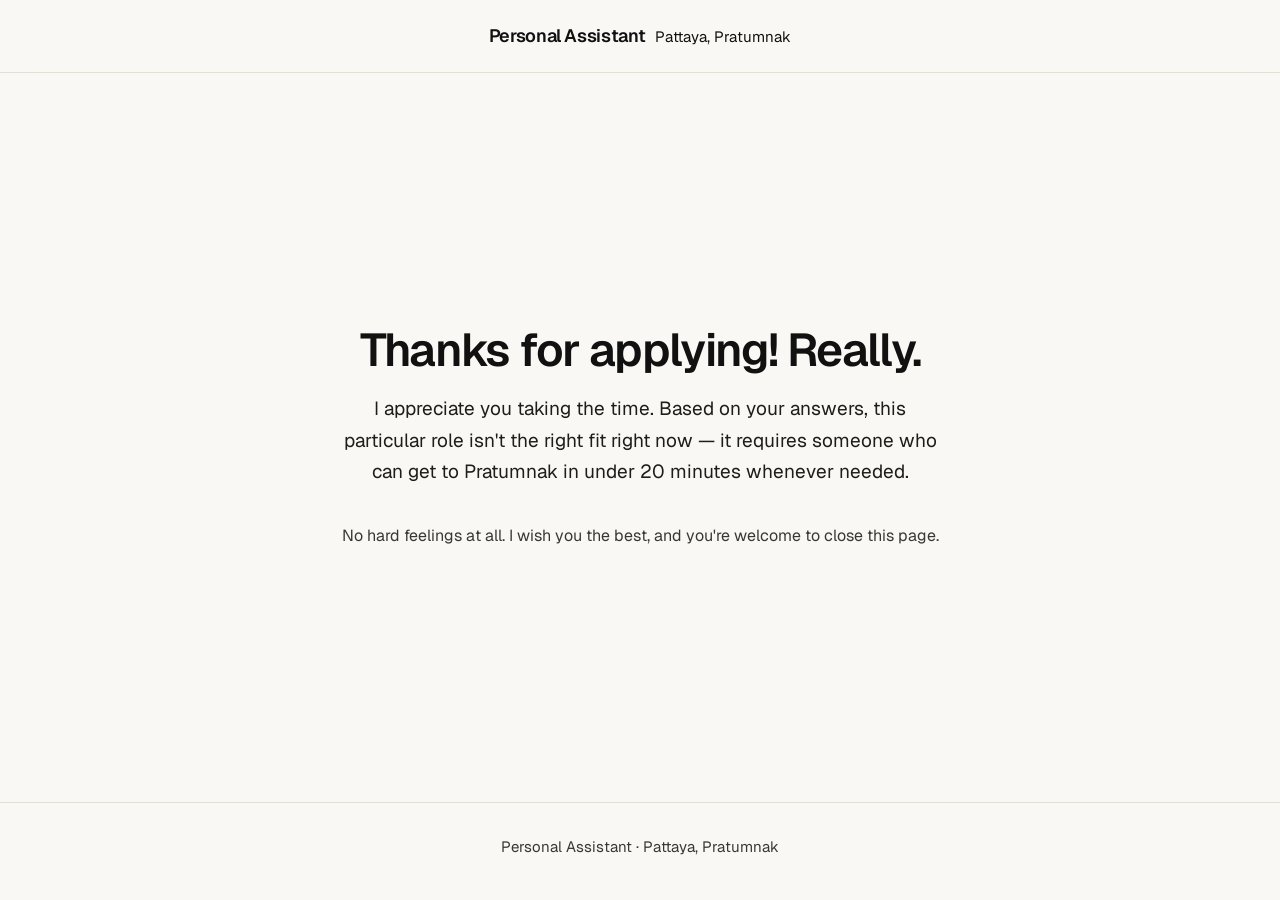
<file: not-a-fit.html>
<!DOCTYPE html>
<html lang="en">
<head>
<meta charset="UTF-8" />
<meta name="viewport" content="width=device-width, initial-scale=1.0" />
<title>Thanks for applying — Personal Assistant · Pattaya, Pratumnak</title>
<meta name="robots" content="noindex" />
<link rel="preconnect" href="https://fonts.googleapis.com">
<link rel="preconnect" href="https://fonts.gstatic.com" crossorigin>
<link href="https://fonts.googleapis.com/css2?family=Geist:wght@400;500;600&display=swap" rel="stylesheet">
<link rel="stylesheet" href="../assets/site.css" />
<script src="../assets/pixel.js"></script>
</head>
<body class="end">
<nav class="top">
  <div class="container">
    <a class="brand" href="../">
      <span class="brand-name">Personal Assistant</span>
      <span class="brand-place">Pattaya, Pratumnak</span>
    </a>
  </div>
</nav>
<main>
  <div class="end-card">
    <h1>Thanks for applying! Really.</h1>
    <p class="sub">I appreciate you taking the time. Based on your answers, this particular role isn't the right fit right now — it requires someone who can get to Pratumnak in under 20 minutes whenever needed.</p>
    <p class="note">No hard feelings at all. I wish you the best, and you're welcome to close this page.</p>
  </div>
</main>
<footer><div class="container">Personal Assistant · Pattaya, Pratumnak</div></footer>
</body>
</html>
</file>
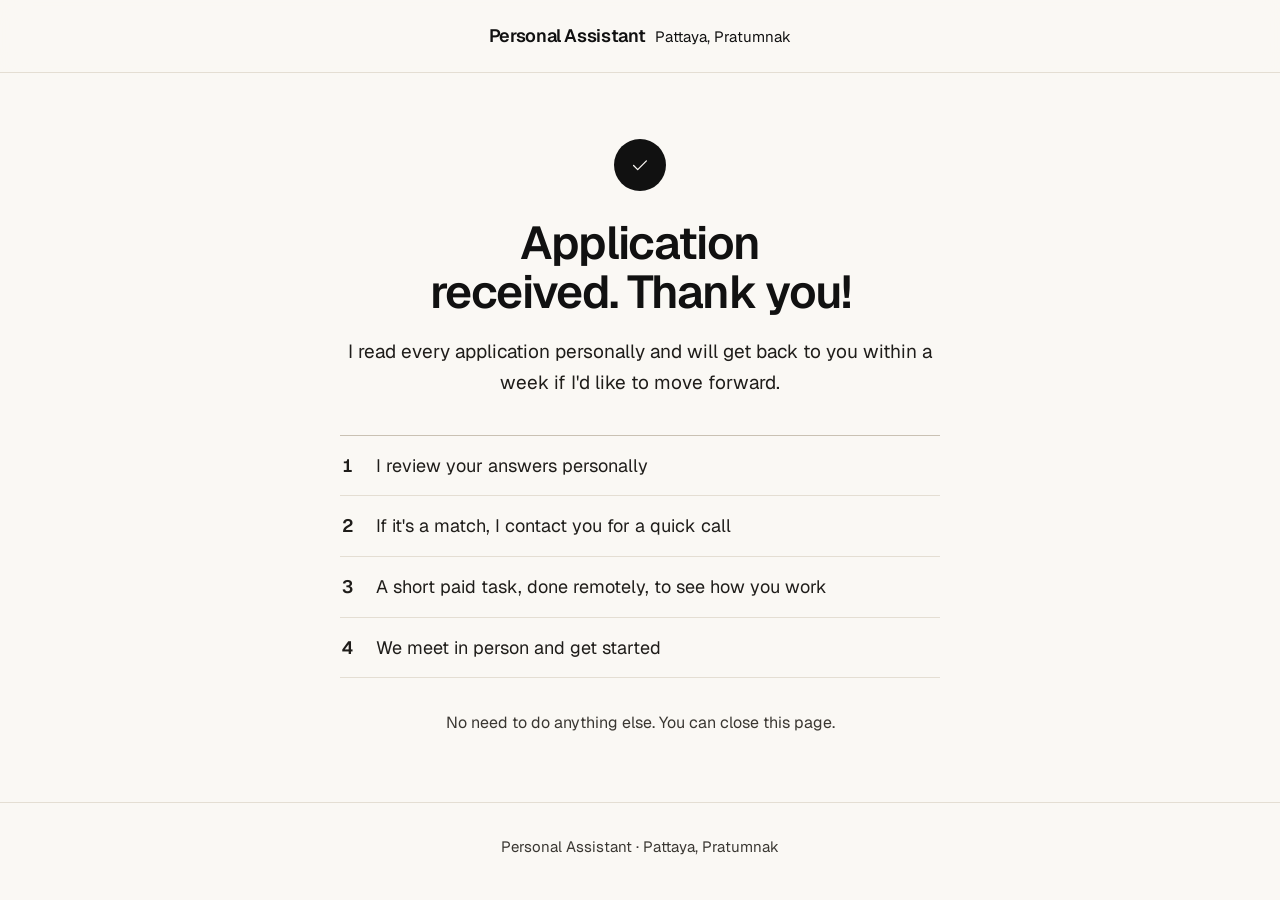
<file: thank-you.html>
<!DOCTYPE html>
<html lang="en" data-pixel-event="Lead">
<head>
<meta charset="UTF-8" />
<meta name="viewport" content="width=device-width, initial-scale=1.0" />
<title>Application received — Personal Assistant · Pattaya, Pratumnak</title>
<meta name="robots" content="noindex" />
<link rel="preconnect" href="https://fonts.googleapis.com">
<link rel="preconnect" href="https://fonts.gstatic.com" crossorigin>
<link href="https://fonts.googleapis.com/css2?family=Geist:wght@400;500;600&display=swap" rel="stylesheet">
<link rel="stylesheet" href="../assets/site.css" />
<script src="../assets/pixel.js"></script>
</head>
<body class="end">
<nav class="top">
  <div class="container">
    <a class="brand" href="../">
      <span class="brand-name">Personal Assistant</span>
      <span class="brand-place">Pattaya, Pratumnak</span>
    </a>
  </div>
</nav>
<main>
  <div class="end-card">
    <div class="end-check"><svg viewBox="0 0 24 24" fill="none" stroke="currentColor" stroke-width="1.4" aria-hidden="true"><path d="M5 12.5l4.5 4.5L19 7.5" stroke-linecap="round" stroke-linejoin="round"/></svg></div>
    <h1>Application received. Thank you!</h1>
    <p class="sub">I read every application personally and will get back to you within a week if I'd like to move forward.</p>
    <ol class="end-steps">
      <li><span class="n">1</span><span>I review your answers personally</span></li>
      <li><span class="n">2</span><span>If it's a match, I contact you for a quick call</span></li>
      <li><span class="n">3</span><span>A short paid task, done remotely, to see how you work</span></li>
      <li><span class="n">4</span><span>We meet in person and get started</span></li>
    </ol>
    <p class="note">No need to do anything else. You can close this page.</p>
  </div>
</main>
<footer><div class="container">Personal Assistant · Pattaya, Pratumnak</div></footer>
</body>
</html>
</file>
<file: assets/site.css>
/* Personal Assistant · Pattaya, Pratumnak — noir & ivoire, Geist, lisibilité d'abord */
:root {
  --bg: #FAF8F4;
  --bg-alt: #F1EDE5;
  --surface: #FFFFFF;
  --ink: #111111;
  --text: #1F1D1A;
  --text-2: #3A3732;
  --line: #E4DED3;
  --line-strong: #C9C1B3;
  --dark: #111111;
  --on-dark: #FAF8F4;
  --on-dark-2: rgba(250, 248, 244, 0.82);
  --on-dark-line: rgba(250, 248, 244, 0.16);

  --font: "Geist", "Helvetica Neue", Arial, system-ui, sans-serif;
  --gutter: 40px;
  --section: 128px;
  --radius: 4px;
}

* { box-sizing: border-box; margin: 0; padding: 0; }
html { scroll-behavior: smooth; -webkit-text-size-adjust: 100%; }
body {
  font-family: var(--font);
  font-size: 18px;
  line-height: 1.65;
  background: var(--bg);
  color: var(--text);
  -webkit-font-smoothing: antialiased;
  overflow-x: hidden;
}
img { max-width: 100%; display: block; }
a { color: inherit; }
strong { font-weight: 600; color: var(--ink); }
:focus-visible { outline: 2px solid var(--ink); outline-offset: 3px; }

.container { max-width: 1160px; margin: 0 auto; padding: 0 var(--gutter); }

/* Type */
.label { font-size: 14px; font-weight: 600; letter-spacing: 0.08em; text-transform: uppercase; color: var(--ink); }
h1, h2, h3, h4 { color: var(--ink); font-weight: 600; letter-spacing: -0.025em; }
.section-title { font-size: clamp(34px, 4.2vw, 50px); line-height: 1.08; text-wrap: balance; }
.section-intro { font-size: 19px; color: var(--text-2); line-height: 1.6; }
.section-header { display: grid; gap: 16px; align-content: start; }

/* Split layout: header on the left, content read top to bottom on the right */
.split { display: grid; grid-template-columns: minmax(0, 0.85fr) minmax(0, 1.15fr); gap: 80px; align-items: start; }
.split .section-header { position: sticky; top: 112px; }

/* Buttons */
.btn {
  display: inline-flex; align-items: center; justify-content: center; gap: 10px;
  padding: 16px 28px; border-radius: var(--radius);
  font-size: 16px; font-weight: 500; text-decoration: none; white-space: nowrap; cursor: pointer;
  transition: background 0.2s, border-color 0.2s;
}
.btn-primary { background: var(--ink); color: var(--on-dark); border: 1px solid var(--ink); }
.btn-primary:hover { background: #2E2D2A; }
.btn-ghost { background: transparent; color: var(--ink); border: 1px solid var(--ink); }
.btn-ghost:hover { background: var(--surface); }
.btn-light { background: var(--on-dark); color: var(--ink); border: 1px solid var(--on-dark); }
.btn-light:hover { background: #FFFFFF; }
.btn .arrow { transition: transform 0.2s ease; }
.btn:hover .arrow { transform: translateX(3px); }

/* NAV */
nav.top {
  position: fixed; top: 0; left: 0; right: 0; z-index: 100;
  background: rgba(250, 248, 244, 0.92);
  backdrop-filter: blur(14px); -webkit-backdrop-filter: blur(14px);
  border-bottom: 1px solid var(--line);
}
nav.top .container { height: 72px; display: flex; justify-content: space-between; align-items: center; gap: 16px; }
.brand { text-decoration: none; display: flex; align-items: baseline; gap: 10px; color: var(--ink); }
.brand-name { font-size: 18px; font-weight: 600; letter-spacing: -0.02em; }
.brand-place { font-size: 15px; font-weight: 400; }
.nav-right { display: flex; align-items: center; gap: 30px; }
.nav-link { color: var(--ink); text-decoration: none; font-size: 16px; }
.nav-link:hover { text-decoration: underline; text-underline-offset: 4px; }
.nav-right .btn { padding: 10px 18px; font-size: 15px; }
.nav-spacer { height: 72px; }

/* HERO */
.hero { padding: 96px 0 112px; }
.hero-inner { max-width: 860px; margin: 0 auto; display: grid; justify-items: center; text-align: center; }
.hero-eyebrow { display: inline-flex; align-items: center; gap: 10px; margin-bottom: 28px; }
.hero-eyebrow .pill { background: var(--ink); color: var(--on-dark); font-size: 12px; letter-spacing: 0.06em; padding: 3px 9px; border-radius: 100px; }
.hero h1 { font-size: clamp(38px, 5.4vw, 64px); line-height: 1.06; letter-spacing: -0.04em; text-wrap: balance; margin-bottom: 28px; }
.hero .lead { font-size: 20px; color: var(--text); max-width: 680px; margin-bottom: 26px; }
.lead-key {
  display: inline-flex; align-items: center; gap: 12px;
  background: var(--surface); border: 1px solid var(--ink);
  padding: 13px 18px; border-radius: var(--radius); margin-bottom: 40px;
  font-size: 17px; font-weight: 500; color: var(--ink); text-align: left;
}
.lead-key svg { width: 20px; height: 20px; flex: none; }
.cta-row { display: flex; gap: 12px; flex-wrap: wrap; justify-content: center; }
.hero-meta { margin-top: 26px; font-size: 16px; color: var(--text-2); }

/* HERO — task app mockup */
.app {
  margin: 80px auto 0; max-width: 1020px;
  background: var(--surface); border: 1px solid var(--line); border-radius: 12px;
  box-shadow: 0 1px 2px rgba(17, 17, 17, 0.05), 0 24px 60px -14px rgba(17, 17, 17, 0.16);
  overflow: hidden; text-align: left;
}
.app-bar { display: flex; align-items: center; gap: 14px; padding: 15px 22px; border-bottom: 1px solid var(--line); }
.app-dots { display: flex; gap: 6px; }
.app-dots span { width: 10px; height: 10px; border-radius: 50%; background: var(--line-strong); }
.app-title { font-size: 16px; font-weight: 600; color: var(--ink); }
.app-count { margin-left: auto; font-size: 14px; color: var(--text-2); }
.app-tabs { display: flex; gap: 24px; padding: 0 22px; border-bottom: 1px solid var(--line); font-size: 15px; color: var(--text-2); }
.app-tabs span { padding: 11px 0 10px; }
.app-tabs .on { color: var(--ink); font-weight: 600; box-shadow: inset 0 -2px 0 var(--ink); }
.app-row {
  display: grid; grid-template-columns: 24px minmax(0, 1.8fr) 108px minmax(0, 1.3fr) 82px;
  align-items: center; gap: 16px; padding: 15px 22px; border-bottom: 1px solid var(--line);
}
.app-row:last-child { border-bottom: none; }
.app-head { padding-top: 10px; padding-bottom: 10px; font-size: 13px; font-weight: 600; color: var(--text-2); background: #FBFAF7; }
.app-check { width: 22px; height: 22px; border-radius: 50%; border: 1.5px solid var(--line-strong); display: flex; align-items: center; justify-content: center; }
.app-check.done { background: var(--ink); border-color: var(--ink); color: var(--on-dark); }
.app-check svg { width: 12px; height: 12px; }
.app-task { min-width: 0; }
.app-task b { display: block; font-size: 16px; font-weight: 600; color: var(--ink); letter-spacing: -0.01em; }
.app-task small { display: block; font-size: 14px; color: var(--text-2); margin-top: 2px; }
.tag { justify-self: start; font-size: 13px; font-weight: 500; padding: 3px 10px; border-radius: 100px; background: var(--bg-alt); color: var(--ink); }
.app-status { font-size: 14.5px; color: var(--text); min-width: 0; }
.app-status.wait { justify-self: start; background: var(--ink); color: var(--on-dark); font-weight: 500; padding: 4px 11px; border-radius: 100px; font-size: 13.5px; }
.app-when { font-size: 14px; color: var(--text-2); text-align: right; font-variant-numeric: tabular-nums; }

/* SECTIONS */
section.block { padding: var(--section) 0; }

/* ABOUT */
.about-grid { display: grid; grid-template-columns: 1fr 1fr; gap: 80px; align-items: start; }
.about-text { display: grid; gap: 22px; margin-top: 32px; }
.about-text p { max-width: 58ch; }
.mission { margin-top: 8px; padding: 30px; background: var(--surface); border: 1px solid var(--line); border-left: 3px solid var(--ink); border-radius: var(--radius); display: grid; gap: 14px; }
.mission h3 { font-size: 24px; }
.mission p { font-size: 18px; }
.about-image-wrap { position: relative; height: 720px; }
.about-img { position: absolute; background-size: cover; background-position: center; border-radius: var(--radius); }
.about-img-1 { top: 0; right: 0; width: 86%; height: 68%; background-image: url("img/about-pratumnak.jpg"); }
.about-img-2 { bottom: 0; left: 0; width: 58%; height: 42%; background-image: url("img/about-interior.jpg"); outline: 10px solid var(--bg); }

/* BULLET LISTS — read top to bottom */
.bullets { list-style: none; display: grid; gap: 0; border-top: 1px solid var(--line-strong); }
.bullets li { position: relative; padding: 22px 0 22px 28px; border-bottom: 1px solid var(--line-strong); }
.bullets li::before { content: ""; position: absolute; left: 2px; top: 33px; width: 8px; height: 8px; border-radius: 50%; background: var(--ink); }
.bullets h3, .bullets h4 { font-size: 20px; line-height: 1.3; margin-bottom: 4px; }
.bullets p { font-size: 18px; color: var(--text); line-height: 1.6; }

.tasks-section { background: var(--bg-alt); }

/* GALLERY */
.gallery-section { padding: 0 0 var(--section); background: var(--bg-alt); }
.gallery {
  display: grid; grid-template-columns: 1.35fr 1fr 1fr; grid-template-rows: 300px 300px;
  gap: 12px; max-width: 1160px; margin: 0 auto; padding: 0 var(--gutter);
}
.gallery-item { position: relative; overflow: hidden; border-radius: var(--radius); background-size: cover; background-position: center; }
.gallery-item::after { content: ""; position: absolute; inset: 0; background: linear-gradient(to top, rgba(17, 17, 17, 0.62), transparent 48%); }
.gallery-caption { position: absolute; left: 20px; right: 20px; bottom: 18px; z-index: 1; color: #FFFFFF; font-size: 16px; font-weight: 600; }
.gallery-1 { grid-row: 1 / 3; background-image: url("img/gallery-bay.jpg"); background-position: center 30%; }
.gallery-2 { background-image: url("img/gallery-produce.jpg"); }
.gallery-3 { background-image: url("img/gallery-desk.jpg"); }
.gallery-4 { background-image: url("img/gallery-hongkong.jpg"); }
.gallery-5 { background-image: url("img/gallery-dining.jpg"); }

/* PROFILE — dark */
.profile { background: var(--dark); color: var(--on-dark); }
.profile .label, .profile .section-title, .profile h4 { color: var(--on-dark); }
.profile .section-intro { color: var(--on-dark-2); }
.profile .bullets { border-color: var(--on-dark-line); }
.profile .bullets li { border-color: var(--on-dark-line); }
.profile .bullets li::before { background: var(--on-dark); }
.profile .bullets p { color: var(--on-dark-2); }
.nice-section { margin-top: 44px; display: grid; gap: 14px; }
.nice-items { list-style: none; display: grid; gap: 10px; }
.nice-items li { font-size: 18px; color: var(--on-dark); padding-left: 28px; position: relative; }
.nice-items li::before { content: "+"; position: absolute; left: 2px; font-weight: 600; }

/* WHY — numbered list */
.why-list { list-style: none; display: grid; border-top: 1px solid var(--line-strong); }
.why-list li { display: grid; grid-template-columns: 56px 1fr; gap: 0 12px; padding: 24px 0; border-bottom: 1px solid var(--line-strong); }
.why-num { font-size: 20px; font-weight: 600; color: var(--ink); font-variant-numeric: tabular-nums; line-height: 1.3; }
.why-list h4 { font-size: 20px; line-height: 1.3; margin-bottom: 4px; }
.why-list p { font-size: 18px; }
.why-tagline { margin-top: 8px; font-size: 19px; font-weight: 500; color: var(--ink); }

/* FINAL CTA */
.final-cta { background: var(--dark); color: var(--on-dark); padding: var(--section) 0; }
.final-cta-inner { max-width: 720px; margin: 0 auto; padding: 0 var(--gutter); display: grid; justify-items: center; text-align: center; }
.final-cta h2 { color: var(--on-dark); font-size: clamp(40px, 5.5vw, 64px); line-height: 1.05; letter-spacing: -0.04em; margin-bottom: 20px; }
.final-cta p { font-size: 19px; color: var(--on-dark-2); max-width: 50ch; margin-bottom: 40px; }
.steps { list-style: none; width: 100%; max-width: 520px; text-align: left; margin-bottom: 44px; border-top: 1px solid var(--on-dark-line); }
.steps li { display: grid; grid-template-columns: 40px 1fr; align-items: baseline; padding: 16px 0; border-bottom: 1px solid var(--on-dark-line); font-size: 18px; color: var(--on-dark); }
.steps .n { font-weight: 600; font-variant-numeric: tabular-nums; }
.final-cta .cta-note { margin-top: 20px; font-size: 16px; color: var(--on-dark-2); }

/* FOOTER */
footer { border-top: 1px solid var(--line); padding: 32px 0 40px; font-size: 15px; color: var(--text-2); }
footer .container { display: flex; justify-content: space-between; align-items: center; gap: 12px 24px; flex-wrap: wrap; }

/* END PAGES */
body.end { min-height: 100vh; display: flex; flex-direction: column; }
body.end nav.top { position: static; }
body.end nav.top .container { justify-content: center; }
body.end main { flex: 1; display: flex; align-items: center; justify-content: center; padding: 64px var(--gutter); }
.end-card { max-width: 600px; width: 100%; text-align: center; display: grid; justify-items: center; }
.end-check { width: 52px; height: 52px; border-radius: 50%; background: var(--ink); color: var(--on-dark); display: flex; align-items: center; justify-content: center; margin-bottom: 28px; }
.end-check svg { width: 22px; height: 22px; }
.end-card h1 { font-size: clamp(32px, 5vw, 46px); line-height: 1.08; letter-spacing: -0.035em; margin-bottom: 18px; text-wrap: balance; }
.end-card .sub { font-size: 19px; color: var(--text); max-width: 46ch; margin-bottom: 36px; }
.end-steps { list-style: none; width: 100%; border-top: 1px solid var(--line-strong); margin-bottom: 32px; text-align: left; }
.end-steps li { display: grid; grid-template-columns: 34px 1fr; align-items: baseline; padding: 15px 2px; border-bottom: 1px solid var(--line); font-size: 18px; }
.end-steps .n { font-weight: 600; font-variant-numeric: tabular-nums; }
.end-card .note { font-size: 16px; color: var(--text-2); }
body.end footer .container { justify-content: center; }

/* RESPONSIVE */
@media (max-width: 1024px) {
  :root { --section: 104px; }
  .split, .about-grid { gap: 56px; }
}
@media (max-width: 900px) {
  :root { --gutter: 28px; --section: 88px; }
  .hero { padding: 72px 0 88px; }
  .split, .about-grid { grid-template-columns: 1fr; gap: 36px; }
  .split .section-header { position: static; }
  .about-image-wrap { height: 560px; }
  .app-row { grid-template-columns: 24px minmax(0, 1fr) auto; }
  .app-row .tag, .app-row .app-when, .app-head > :nth-child(3), .app-head > :nth-child(5) { display: none; }
  .gallery { grid-template-columns: 1fr 1fr; grid-template-rows: 420px 240px 240px; }
  .gallery-1 { grid-row: 1 / 2; grid-column: 1 / 3; }
}
@media (max-width: 640px) {
  :root { --gutter: 20px; --section: 72px; }
  body { font-size: 17px; }
  .nav-link { display: none; }
  .brand { flex-direction: column; gap: 0; }
  .brand-name { font-size: 17px; }
  .brand-place { font-size: 14px; }
  .nav-right .btn { padding: 10px 16px; }
  .hero { padding: 48px 0 72px; }
  .hero-inner { text-align: left; justify-items: start; }
  .hero h1 { font-size: 38px; }
  .hero .lead { font-size: 18px; }
  .lead-key { font-size: 16px; margin-bottom: 32px; }
  .cta-row { justify-content: flex-start; width: 100%; }
  .cta-row .btn { flex: 1 1 100%; }
  .app { margin-top: 56px; border-radius: 10px; }
  .app-bar, .app-tabs { padding-left: 16px; padding-right: 16px; }
  .app-row { grid-template-columns: 22px minmax(0, 1fr); gap: 12px; padding: 14px 16px; }
  .app-status { grid-column: 2; }
  .app-head, .app-count { display: none; }
  .app-tabs span:nth-child(n+3) { display: none; }
  .section-title { font-size: 32px; }
  .section-intro { font-size: 18px; }
  .about-image-wrap { height: 440px; }
  .about-img-2 { outline-width: 6px; }
  .mission { padding: 22px; }
  .mission p { font-size: 17px; }
    .bullets li { padding: 18px 0 18px 24px; }
  .bullets li::before { top: 29px; }
  .bullets h3, .bullets h4 { font-size: 18px; }
  .bullets p, .why-list p, .nice-items li { font-size: 17px; }
  .why-list li { grid-template-columns: 40px 1fr; }
  .gallery { grid-template-columns: 1fr; grid-template-rows: 460px repeat(4, 240px); }
  .gallery-1 { grid-column: auto; }
  .final-cta-inner { text-align: left; justify-items: start; }
  .final-cta .btn { width: 100%; }
  footer .container { flex-direction: column; align-items: flex-start; }
  .end-card { text-align: left; justify-items: start; }
}
@media (prefers-reduced-motion: reduce) {
  html { scroll-behavior: auto; }
  *, *::before, *::after { transition: none !important; }
}
</file>
